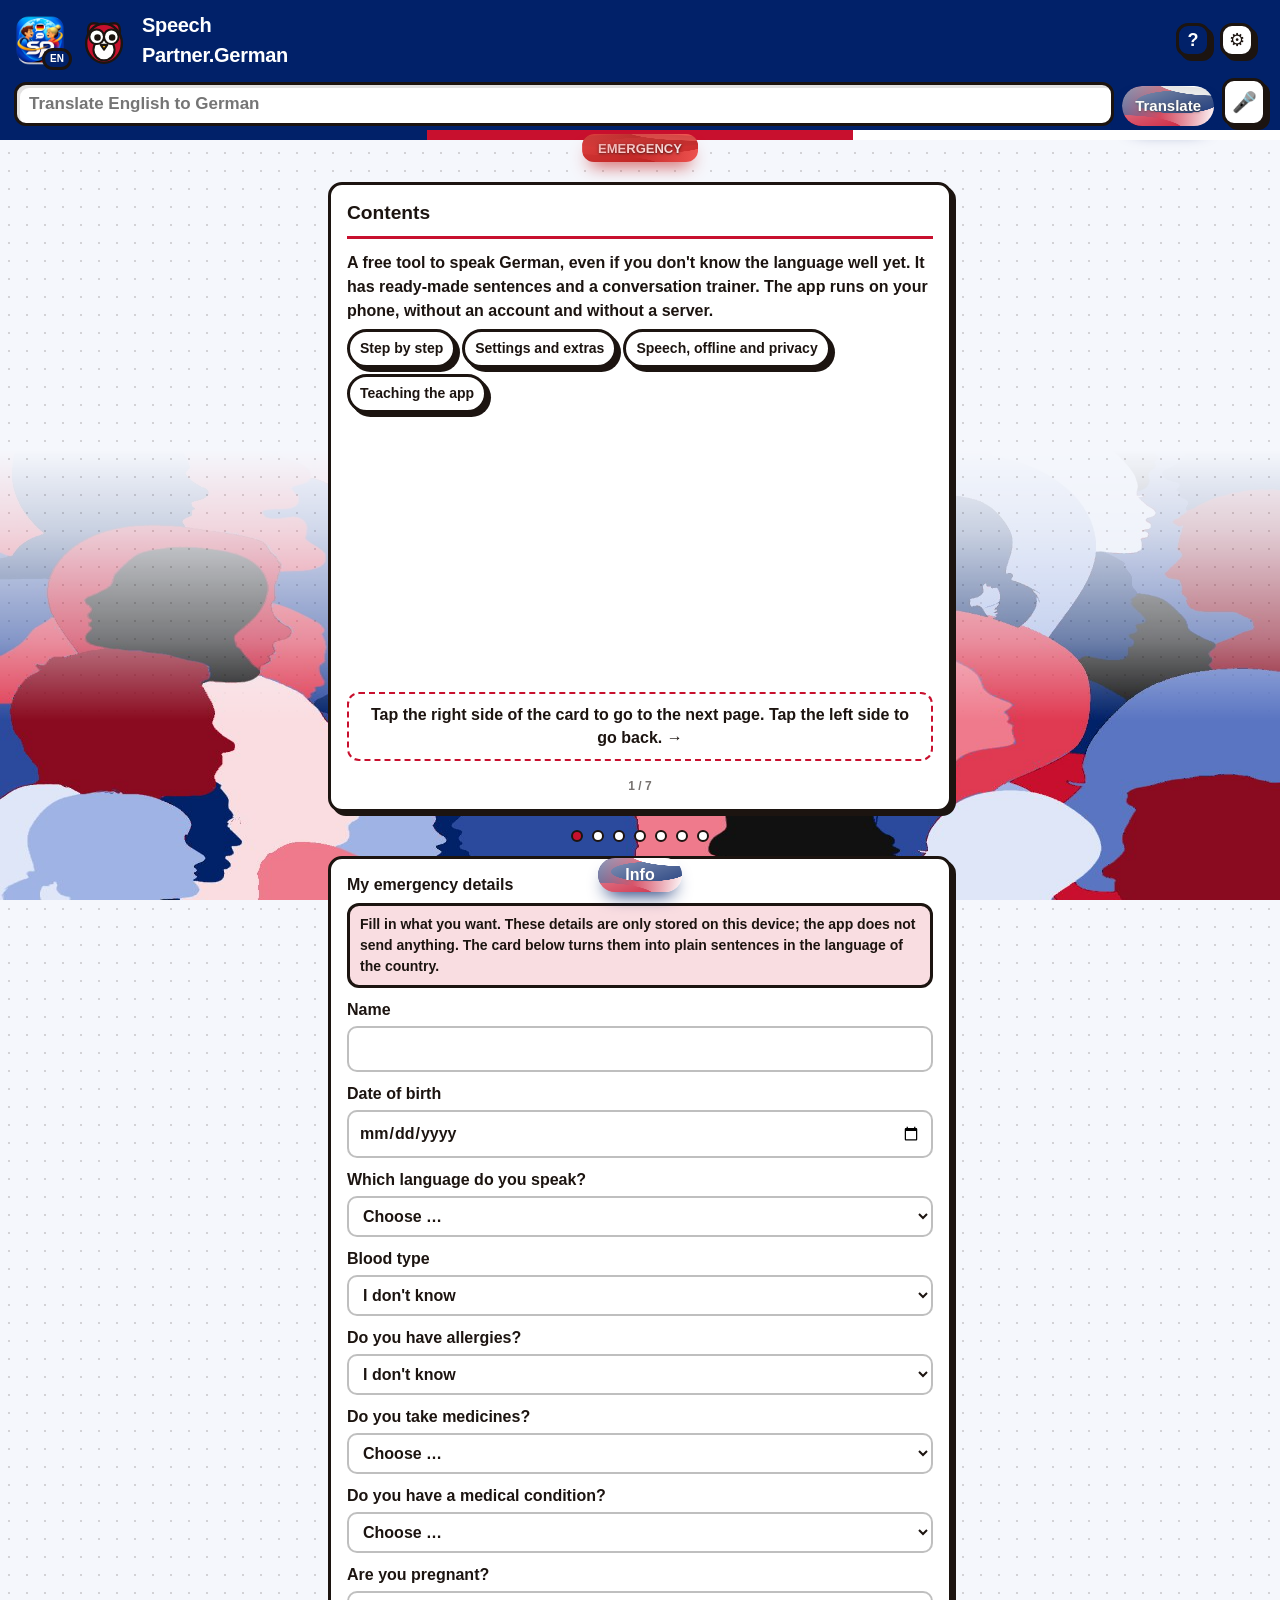
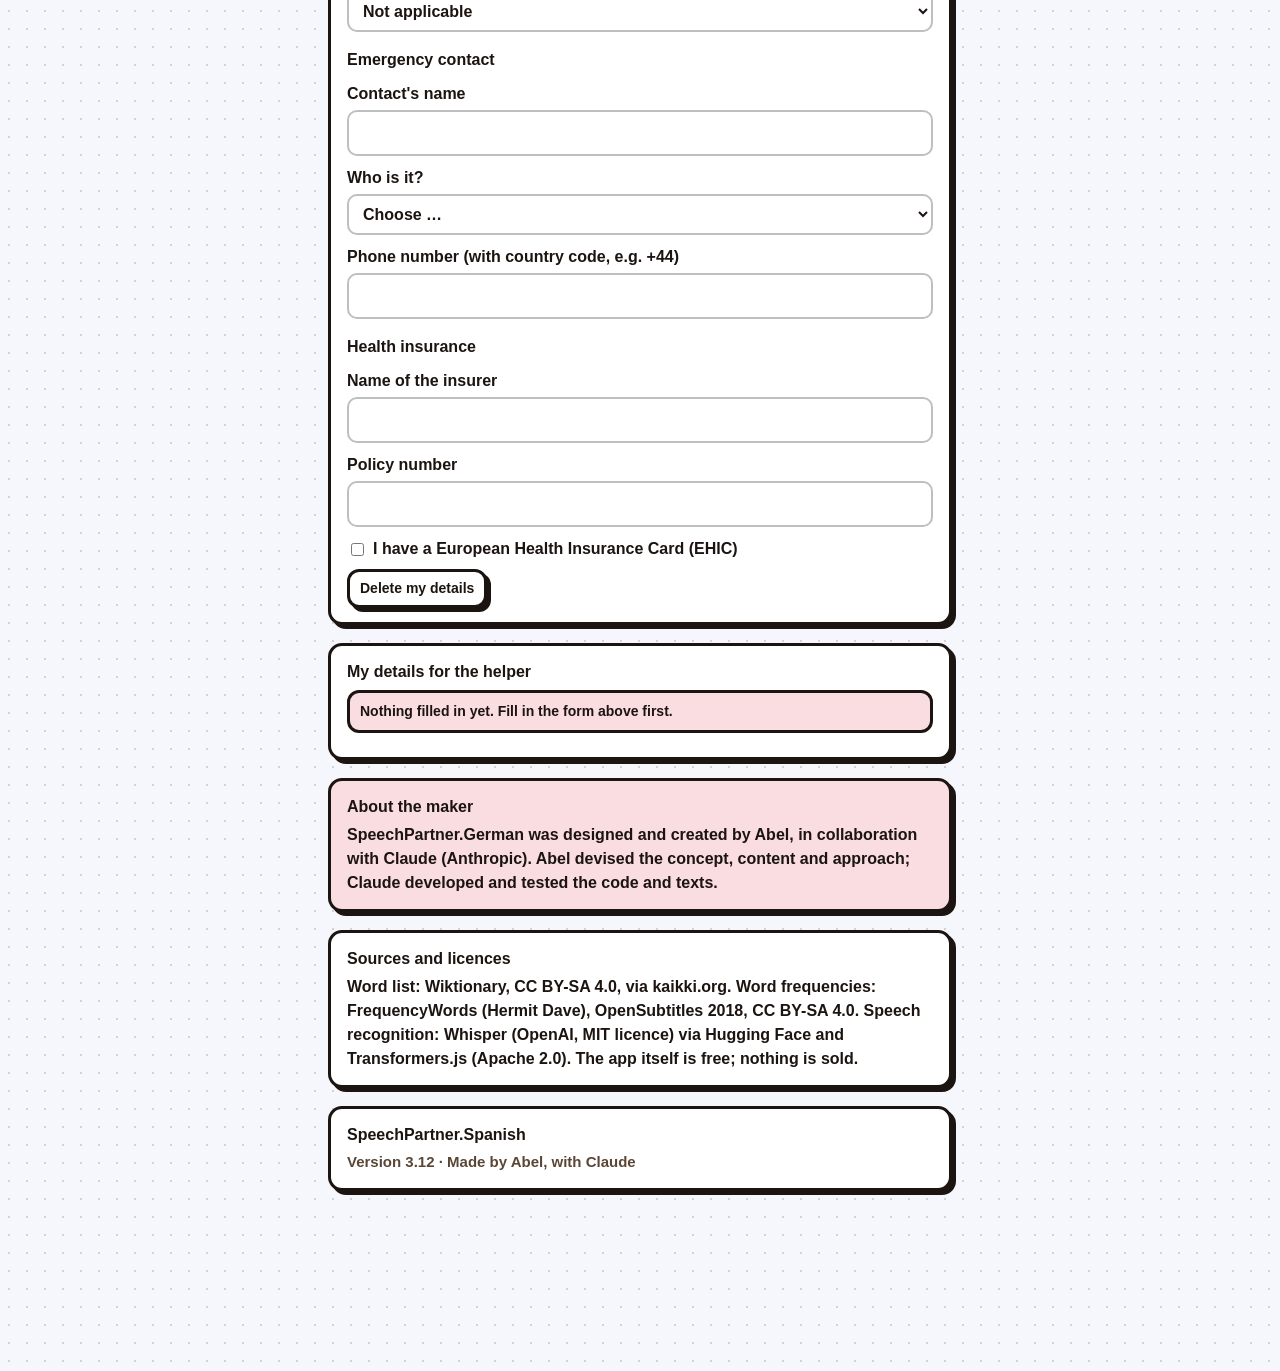
<file: index.html>
<!DOCTYPE html>
<html lang="nl">
<head>
<meta charset="utf-8">
<meta name="viewport" content="width=device-width, initial-scale=1, minimum-scale=1, viewport-fit=cover">
<title>SpeechPartner.German</title>
<meta name="description" content="SpeechPartner.German: zinnen, vertaling en oefening voor beginners.">
<meta name="theme-color" content="#c2410c">
<meta name="apple-mobile-web-app-capable" content="yes">
<meta name="apple-mobile-web-app-status-bar-style" content="default">
<meta name="apple-mobile-web-app-title" content="SpeechPartner.German">
<link rel="manifest" href="manifest.webmanifest">
<link rel="icon" type="image/png" sizes="192x192" href="icons/icon-192.png">
<link rel="apple-touch-icon" sizes="180x180" href="icons/apple-touch-icon.png">
<link rel="stylesheet" href="css/app.css">
<link rel="stylesheet" href="css/speels.css">
</head>
<body class="speels">
<div id="bgBand" aria-hidden="true"></div>
<header class="top">
  <div class="brand">
    <button id="logo" class="logo" type="button" aria-label="Taal" aria-haspopup="true" aria-expanded="false"></button>
    <div id="langMenu" class="langmenu" hidden></div>
    <h1 data-i18n="SpeechPartner.German">SpeechPartner.German</h1>
    <button id="infoBtn" class="iconbtn" type="button" aria-label="Info" data-i18n-aria="Info">?</button>
    <button id="setBtn" class="iconbtn" type="button" aria-label="Instellingen" data-i18n-aria="Instellingen">⚙</button>
  </div>
  <div class="transbar">
    <input id="vtxt" type="text" autocomplete="off" autocapitalize="sentences" data-ph="Vertaal Nederlands naar Spaans" aria-label="Vertaal">
    <button id="vbtn" class="btn primary" type="button" data-i18n="Vertaal">Vertaal</button>
    <button id="mbtn" class="btn mic" type="button" aria-label="Mic">🎤</button>
  </div>
  <div id="transOut" class="transout" hidden></div>
  <div id="settings" class="settings" aria-hidden="true">
    <div class="setrow">
      <label><span data-i18n="Taal">Taal</span>
        <select id="langSel">
          <option value="nl">Nederlands</option>
          <option value="en">English</option>
          <option value="de">Deutsch</option>
          <option value="fr">Français</option>
        </select>
      </label>
      <label><span data-i18n="Thema">Thema</span>
        <select id="themeSel">
          <option value="standaard" data-i18n="Standaard">Standaard</option>
          <option value="systeem" data-i18n="Systeem (donker als je telefoon dat is)">Systeem (donker als je telefoon dat is)</option>
          <option value="cafe" data-i18n="Café">Café</option>
          <option value="ijs" data-i18n="IJs">IJs</option>
          <option value="jungle" data-i18n="Jungle">Jungle</option>
          <option value="ruimte" data-i18n="Ruimte">Ruimte</option>
        </select>
      </label>
    </div>
    <div class="setrow">
      <label class="grow"><span data-i18n="Gesprekspartner">Gesprekspartner</span>
        <select id="genSel">
          <option value="auto" data-i18n="Automatisch (uit de zin)">Automatisch (uit de zin)</option>
          <option value="neutraal" data-i18n="Neutraal (o/a)">Neutraal (o/a)</option>
          <option value="hij" data-i18n="Man (hij)">Man (hij)</option>
          <option value="zij" data-i18n="Vrouw (zij)">Vrouw (zij)</option>
        </select>
      </label>
    </div>
    <div class="setrow">
      <label class="grow"><span data-i18n="Mijn geslacht">Mijn geslacht</span>
        <select id="ownGenSel">
          <option value="m" data-i18n="Man (Estoy cansado)">Man (Estoy cansado)</option>
          <option value="f" data-i18n="Vrouw (Estoy cansada)">Vrouw (Estoy cansada)</option>
        </select>
      </label>
    </div>
    <div class="setrow">
      <label class="grow"><span data-i18n="Snelheid van voorlezen">Snelheid van voorlezen</span>
        <span class="speedwrap"><input id="rate" type="range" min="0.5" max="1.2" step="0.1" value="0.9"><b id="rateVal">0.9</b>x</span>
      </label>
    </div>
    <div class="setrow">
      <label class="grow"><span data-i18n="Stem van voorlezen">Stem van voorlezen</span>
        <select id="voiceSel"></select>
      </label>
    </div>
    <div class="setrow">
      <label class="grow chk"><input id="piperOk" type="checkbox"> <span data-i18n="Natuurlijke stem gebruiken (eenmalige download van ongeveer 60 MB bij Hugging Face)">Natuurlijke stem gebruiken (eenmalige download van ongeveer 60 MB bij Hugging Face)</span></label>
      <p id="piperStatus" class="note" role="status" aria-live="polite" hidden></p>
    </div>
    <div class="setrow">
      <button id="exportData" class="btn" type="button" data-i18n="Exporteer mijn gegevens">Exporteer mijn gegevens</button>
      <button id="wipeAll" class="btn" type="button" data-i18n="Wis alle gegevens">Wis alle gegevens</button>
    </div>
    <div class="setrow">
      <button id="resetUnd" class="btn" type="button" data-i18n="Begrepen items resetten">Begrepen items resetten</button>
      <button id="resetProg" class="btn" type="button" data-i18n="Voortgang resetten">Voortgang resetten</button>
      <p class="note" data-i18n="Woordenlijst: Wiktionary, CC BY-SA 4.0, via kaikki.org">Woordenlijst: Wiktionary, CC BY-SA 4.0, via kaikki.org</p>
    </div>
  </div>
</header>

<main id="view"></main>

<nav id="nav" class="bottomnav" aria-label="Hoofdmenu"></nav>
<div id="dock" class="dock" aria-label="Vaste tabbladen"></div>

<script src="js/doel.js"></script>
<script src="js/doeltaal.js"></script>
<script src="js/i18n-es.js"></script>
<script src="js/i18n.js"></script>
<script src="js/content.js"></script>
<script src="js/regels-doel.js"></script>
<script src="js/grammatica-doel.js"></script>
<script src="js/omzet.js"></script>
<script src="js/dict-wiki.js"></script>
<script src="js/dict-extra.js"></script>
<script src="js/dict-pdf.js"></script>
<script src="js/dict-pdf-nl.js"></script>
<script src="js/dict-pdf-en.js"></script>
<script src="js/dict-pdf-de.js"></script>
<script src="js/dict-pdf-fr.js"></script>
<script src="js/basis.js"></script>
<script src="js/grammatica.js"></script>
<script src="js/nl-direct-pairs.js"></script>
<script src="js/extra-pairs.js"></script>
<script src="js/dict.js"></script>
<script src="js/nl-es.js"></script>
<script src="js/es-nl.js"></script>
<script src="js/zin-lex.js"></script>
<script src="js/zin-gender.js"></script>
<script src="js/nl-en-pairs.js"></script>
<script src="js/de-en-pairs.js"></script>
<script src="js/fr-en-pairs.js"></script>
<script src="js/woordenboek-doel.js"></script>
<script src="js/woorden-alledaags.js"></script>
<script src="js/namen.js"></script>
<script src="js/zin-core.js"></script>
<script src="js/zin-out.js"></script>
<script src="js/zin-in.js"></script>
<script src="js/situaties.js"></script>
<script src="js/sit.js"></script>
  <script src="js/sit-ww.js"></script>
<script src="js/uitspraak.js"></script>
<script src="js/uitspraak-doel.js"></script>
<script src="js/klank.js"></script>
<script src="js/betekenis.js"></script>
<script src="js/nood.js"></script>
<script src="js/woordscore.js"></script>
<script src="js/achtergrond.js"></script>
<script src="js/quizbank.js"></script>
<script src="js/vendor/piper/piper-bundle.js"></script>
<script src="js/piper-tts.js"></script>
<script src="js/spraak-schoon.js"></script>
<script src="js/zin-herstel.js"></script>
<script src="js/zinnen.js"></script>
<script src="js/woord-herstel.js"></script>
<script src="js/woorden.js"></script>
<script src="js/valse-vrienden.js"></script>
<script src="js/dubbelzinnig.js"></script>
<script src="js/app.js"></script>
<script src="js/speels.js"></script>
</body>
</html>
</file>
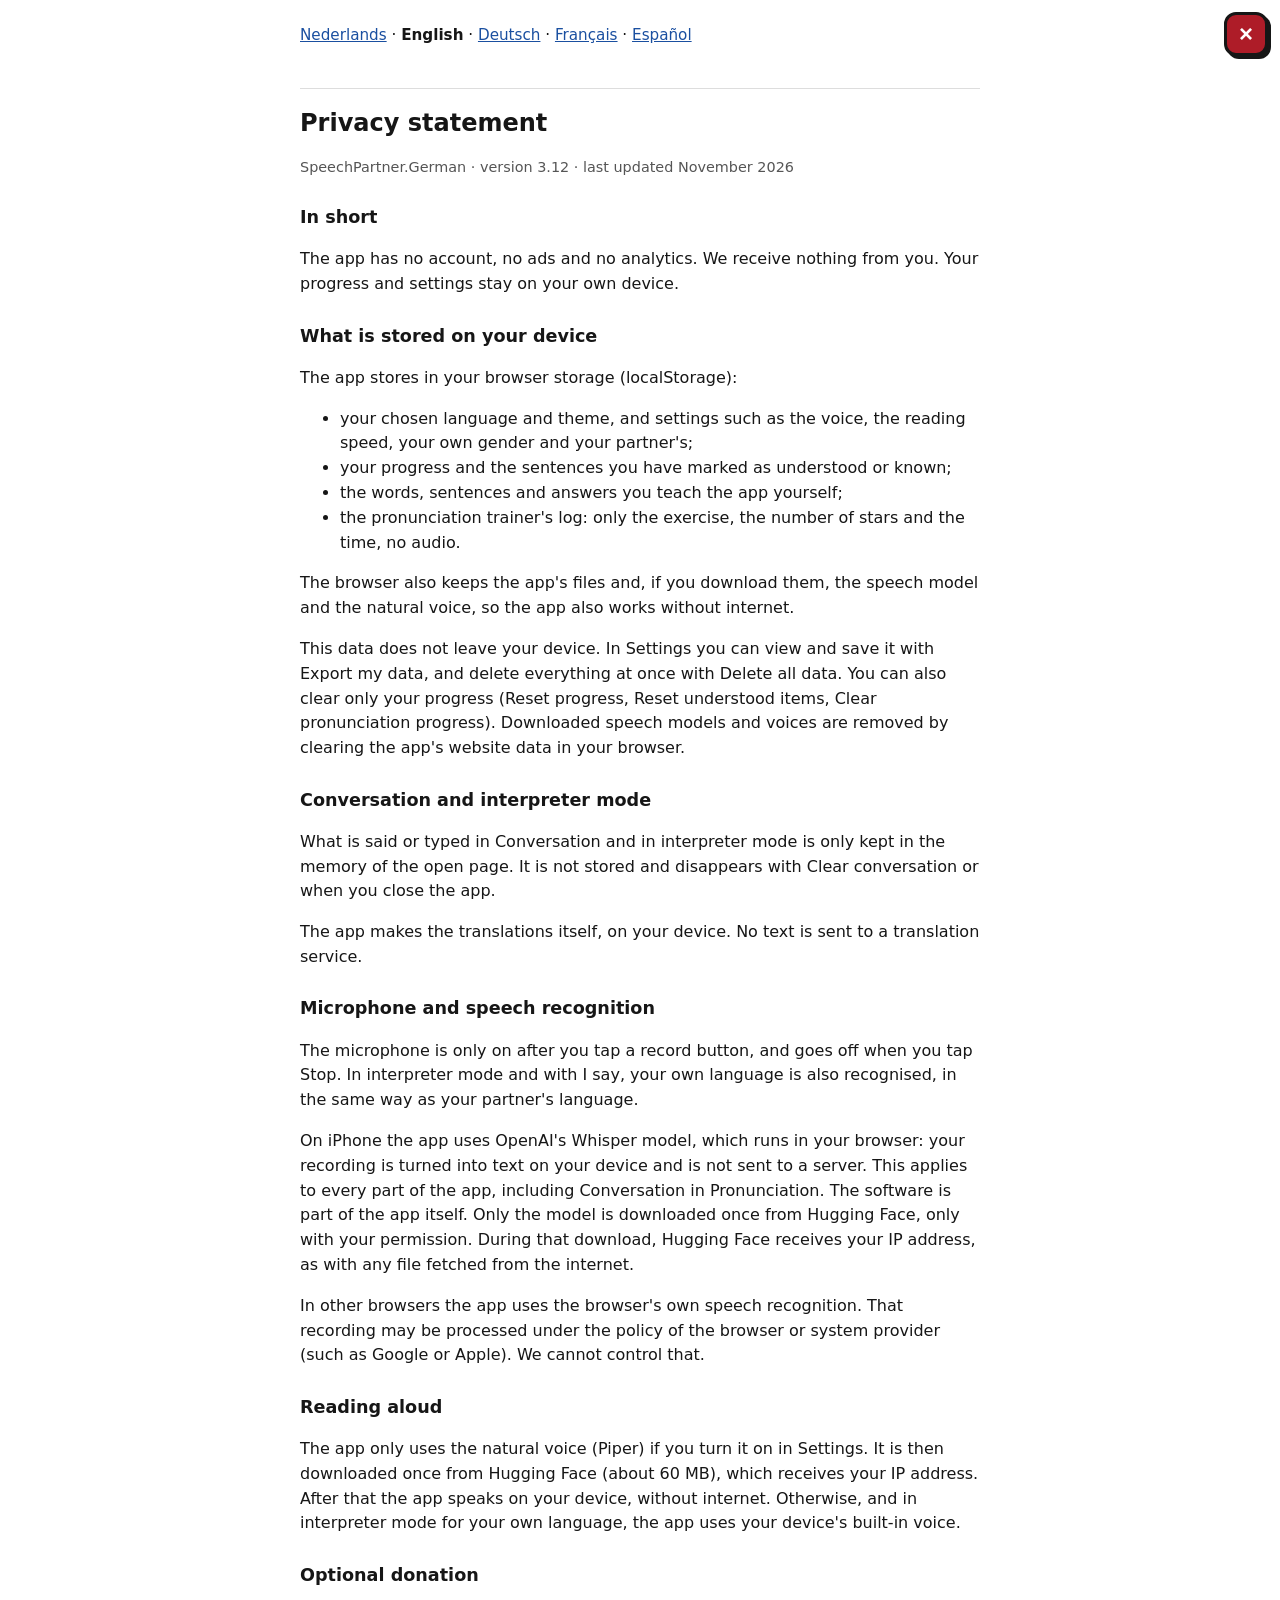
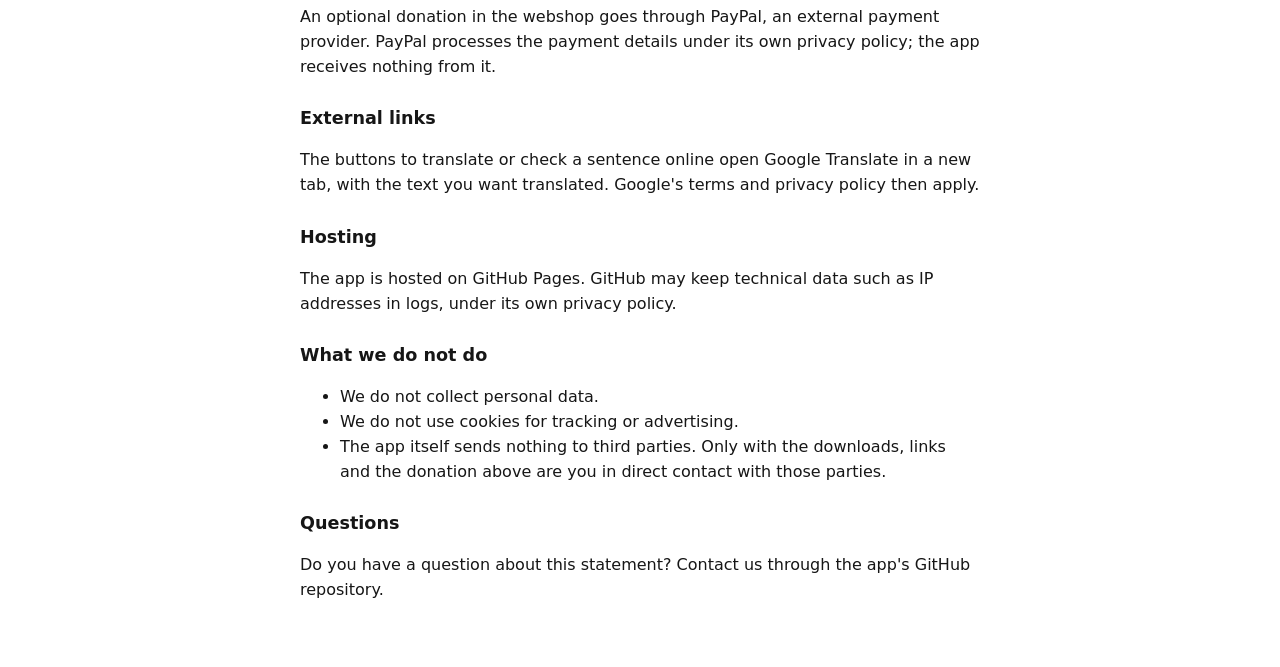
<file: privacy.html>
<!DOCTYPE html>
<html lang="nl">
<head>
<meta charset="utf-8">
<meta name="viewport" content="width=device-width, initial-scale=1">
<title>Privacy · SpeechPartner.German</title>
<style>
  body { font-family: system-ui, -apple-system, Segoe UI, sans-serif; max-width: 680px; margin: 0 auto; padding: 24px 18px 48px; line-height: 1.55; color: #161616; background: #fff; }
  h1 { font-size: 1.5rem; margin: 0 56px .2rem 0; }
  h2 { font-size: 1.1rem; margin-top: 1.6rem; }
  .small { color: #555; font-size: .9rem; }
  .talen { font-size: .95rem; margin: 0 56px 1.2rem 0; }
  .talen a.nu { font-weight: 700; color: #161616; text-decoration: none; }
  .taal + .taal { border-top: 1px solid #ddd; margin-top: 2.5rem; padding-top: 1rem; }
  .verberg { display: none; }
  a { color: #1a4fa0; }
</style>
</head>
<body>
<button id="closeBtn" type="button" aria-label="Sluiten" style="position:fixed;top:12px;right:12px;width:44px;height:44px;border-radius:12px;border:3px solid #161616;background:#AE1C28;color:#fff;font-size:24px;font-weight:900;box-shadow:3px 3px 0 #161616;cursor:pointer;z-index:10">&times;</button>
<script>document.getElementById("closeBtn").onclick=function(){if(history.length>1){history.back();}else{location.href="./";}};</script>
<nav class="talen"><a href="#nl" data-l="nl">Nederlands</a> · <a href="#en" data-l="en">English</a> · <a href="#de" data-l="de">Deutsch</a> · <a href="#fr" data-l="fr">Français</a> · <a href="#es" data-l="es">Español</a></nav>
<section class="taal" id="nl" lang="nl">
<h1>Privacyverklaring</h1>
<p class="small">SpeechPartner.German · versie 3.12 · laatst bijgewerkt november 2026</p>
<h2>Kort samengevat</h2>
<p>De app heeft geen account, geen advertenties en geen analytics. Wij ontvangen niets van jou. Je voortgang en instellingen blijven op je eigen toestel.</p>
<h2>Wat er op je toestel wordt opgeslagen</h2>
<p>De app bewaart in de opslag van je browser (localStorage):</p>
<ul><li>je gekozen taal en thema, en je instellingen zoals de stem, de voorleessnelheid, je eigen geslacht en dat van je gesprekspartner;</li><li>je voortgang en de zinnen die je als begrepen of gekend hebt aangemerkt;</li><li>de woorden, zinnen en antwoorden die je de app zelf aanleert;</li><li>het logboek van de uitspraaktrainer: alleen de oefening, het aantal sterren en het tijdstip, geen geluid.</li></ul>
<p>Daarnaast bewaart de browser de bestanden van de app, en als je die downloadt het spraakmodel en de natuurlijke stem, zodat de app ook zonder internet werkt.</p>
<p>Deze gegevens verlaten je toestel niet. Bij Instellingen kun je ze bekijken en bewaren met Exporteer mijn gegevens, en alles in één keer wissen met Wis alle gegevens. Je kunt ook alleen je voortgang wissen (Voortgang resetten, Begrepen items resetten, Wis voortgang uitspraak). Gedownloade spraakmodellen en stemmen verwijder je door de websitegegevens van de app in je browser te wissen.</p>
<h2>Gesprek en tolkmodus</h2>
<p>Wat er in Gesprek en in de tolkmodus gezegd of getypt wordt, staat alleen in het geheugen van de geopende pagina. Het wordt niet opgeslagen en verdwijnt met Wis gesprek of als je de app sluit.</p>
<p>De vertalingen maakt de app zelf, op je toestel. Er gaat geen tekst naar een vertaaldienst.</p>
<h2>Microfoon en spraakherkenning</h2>
<p>De microfoon staat alleen aan nadat je op een opneemknop tikt, en gaat uit als je op Stop tikt. In de tolkmodus en bij Ik zeg wordt ook jouw eigen taal herkend, op dezelfde manier als de taal van je gesprekspartner.</p>
<p>Op de iPhone gebruikt de app het Whisper-model van OpenAI. Dit model draait in je browser: je opname wordt op je toestel omgezet in tekst en wordt niet naar een server gestuurd. Dat geldt voor alle onderdelen, ook voor Gesprek bij Uitspraak. De software zit in de app zelf. Alleen het model wordt één keer gedownload van Hugging Face, alleen met jouw toestemming. Daarbij ontvangt Hugging Face je IP-adres, zoals bij elk bestand dat van internet wordt gehaald.</p>
<p>In andere browsers gebruikt de app de spraakherkenning van de browser zelf. Die opname kan volgens het beleid van de browser- of systeemaanbieder (zoals Google of Apple) worden verwerkt. Dat is niet in onze hand.</p>
<h2>Voorlezen</h2>
<p>De natuurlijke stem (Piper) gebruikt de app alleen als je die aanzet bij Instellingen. Dan wordt hij één keer gedownload van Hugging Face (ongeveer 60 MB), dat daarbij je IP-adres ontvangt. Daarna spreekt de app op je toestel, zonder internet. Anders, en in de tolkmodus voor jouw eigen taal, gebruikt de app de ingebouwde stem van je toestel.</p>
<h2>Vrijwillige donatie</h2>
<p>Een vrijwillige donatie in de webshop loopt via PayPal, een externe betaaldienst. PayPal verwerkt de betaalgegevens volgens het eigen privacybeleid; de app ontvangt daar niets van.</p>
<h2>Externe links</h2>
<p>De knoppen om een zin online te laten vertalen of te controleren openen Google Translate in een nieuw tabblad, met de tekst die je wilt vertalen. Dan gelden de voorwaarden en het privacybeleid van Google.</p>
<h2>Hosting</h2>
<p>De app wordt gehost op GitHub Pages. GitHub kan technische gegevens zoals IP-adressen in logboeken bewaren volgens het eigen privacybeleid van GitHub.</p>
<h2>Wat we niet doen</h2>
<ul><li>We verzamelen geen persoonsgegevens.</li><li>We gebruiken geen cookies voor volgen of advertenties.</li><li>De app stuurt zelf niets naar derden. Alleen bij de downloads, links en de donatie hierboven heb je rechtstreeks contact met die partijen.</li></ul>
<h2>Vragen</h2>
<p>Heb je een vraag over deze verklaring? Neem contact op via de GitHub-repository van de app.</p>
</section>

<section class="taal" id="en" lang="en">
<h1>Privacy statement</h1>
<p class="small">SpeechPartner.German · version 3.12 · last updated November 2026</p>
<h2>In short</h2>
<p>The app has no account, no ads and no analytics. We receive nothing from you. Your progress and settings stay on your own device.</p>
<h2>What is stored on your device</h2>
<p>The app stores in your browser storage (localStorage):</p>
<ul><li>your chosen language and theme, and settings such as the voice, the reading speed, your own gender and your partner's;</li><li>your progress and the sentences you have marked as understood or known;</li><li>the words, sentences and answers you teach the app yourself;</li><li>the pronunciation trainer's log: only the exercise, the number of stars and the time, no audio.</li></ul>
<p>The browser also keeps the app's files and, if you download them, the speech model and the natural voice, so the app also works without internet.</p>
<p>This data does not leave your device. In Settings you can view and save it with Export my data, and delete everything at once with Delete all data. You can also clear only your progress (Reset progress, Reset understood items, Clear pronunciation progress). Downloaded speech models and voices are removed by clearing the app's website data in your browser.</p>
<h2>Conversation and interpreter mode</h2>
<p>What is said or typed in Conversation and in interpreter mode is only kept in the memory of the open page. It is not stored and disappears with Clear conversation or when you close the app.</p>
<p>The app makes the translations itself, on your device. No text is sent to a translation service.</p>
<h2>Microphone and speech recognition</h2>
<p>The microphone is only on after you tap a record button, and goes off when you tap Stop. In interpreter mode and with I say, your own language is also recognised, in the same way as your partner's language.</p>
<p>On iPhone the app uses OpenAI's Whisper model, which runs in your browser: your recording is turned into text on your device and is not sent to a server. This applies to every part of the app, including Conversation in Pronunciation. The software is part of the app itself. Only the model is downloaded once from Hugging Face, only with your permission. During that download, Hugging Face receives your IP address, as with any file fetched from the internet.</p>
<p>In other browsers the app uses the browser's own speech recognition. That recording may be processed under the policy of the browser or system provider (such as Google or Apple). We cannot control that.</p>
<h2>Reading aloud</h2>
<p>The app only uses the natural voice (Piper) if you turn it on in Settings. It is then downloaded once from Hugging Face (about 60 MB), which receives your IP address. After that the app speaks on your device, without internet. Otherwise, and in interpreter mode for your own language, the app uses your device's built-in voice.</p>
<h2>Optional donation</h2>
<p>An optional donation in the webshop goes through PayPal, an external payment provider. PayPal processes the payment details under its own privacy policy; the app receives nothing from it.</p>
<h2>External links</h2>
<p>The buttons to translate or check a sentence online open Google Translate in a new tab, with the text you want translated. Google's terms and privacy policy then apply.</p>
<h2>Hosting</h2>
<p>The app is hosted on GitHub Pages. GitHub may keep technical data such as IP addresses in logs, under its own privacy policy.</p>
<h2>What we do not do</h2>
<ul><li>We do not collect personal data.</li><li>We do not use cookies for tracking or advertising.</li><li>The app itself sends nothing to third parties. Only with the downloads, links and the donation above are you in direct contact with those parties.</li></ul>
<h2>Questions</h2>
<p>Do you have a question about this statement? Contact us through the app's GitHub repository.</p>
</section>

<section class="taal" id="de" lang="de">
<h1>Datenschutzerklärung</h1>
<p class="small">SpeechPartner.German · Version 3.12 · zuletzt aktualisiert im November 2026</p>
<h2>Kurz gesagt</h2>
<p>Die App hat kein Konto, keine Werbung und keine Analyse. Wir erhalten nichts von dir. Dein Fortschritt und deine Einstellungen bleiben auf deinem eigenen Gerät.</p>
<h2>Was auf deinem Gerät gespeichert wird</h2>
<p>Die App speichert im Speicher deines Browsers (localStorage):</p>
<ul><li>deine gewählte Sprache und dein Design sowie Einstellungen wie die Stimme, die Vorlesegeschwindigkeit, dein eigenes Geschlecht und das deines Gesprächspartners;</li><li>deinen Fortschritt und die Sätze, die du als verstanden oder gekonnt markiert hast;</li><li>die Wörter, Sätze und Antworten, die du der App selbst beibringst;</li><li>das Protokoll des Aussprachetrainers: nur die Übung, die Anzahl der Sterne und die Uhrzeit, kein Ton.</li></ul>
<p>Außerdem speichert der Browser die Dateien der App und, wenn du sie herunterlädst, das Sprachmodell und die natürliche Stimme, damit die App auch ohne Internet funktioniert.</p>
<p>Diese Daten verlassen dein Gerät nicht. In den Einstellungen kannst du sie mit Meine Daten exportieren ansehen und speichern und mit Alle Daten löschen auf einmal löschen. Du kannst auch nur deinen Fortschritt löschen (Fortschritt zurücksetzen, Verstandene zurücksetzen, Aussprache-Fortschritt löschen). Heruntergeladene Sprachmodelle und Stimmen entfernst du, indem du die Websitedaten der App in deinem Browser löschst.</p>
<h2>Gespräch und Dolmetschmodus</h2>
<p>Was im Gespräch und im Dolmetschmodus gesagt oder getippt wird, steht nur im Speicher der geöffneten Seite. Es wird nicht gespeichert und verschwindet mit Gespräch leeren oder wenn du die App schließt.</p>
<p>Die Übersetzungen macht die App selbst, auf deinem Gerät. Es wird kein Text an einen Übersetzungsdienst gesendet.</p>
<h2>Mikrofon und Spracherkennung</h2>
<p>Das Mikrofon ist nur an, nachdem du auf einen Aufnahmeknopf tippst, und geht aus, wenn du auf Stopp tippst. Im Dolmetschmodus und bei Ich sage wird auch deine eigene Sprache erkannt, genauso wie die Sprache deines Gesprächspartners.</p>
<p>Auf dem iPhone nutzt die App das Whisper-Modell von OpenAI. Dieses Modell läuft in deinem Browser: Deine Aufnahme wird auf deinem Gerät in Text umgewandelt und nicht an einen Server gesendet. Das gilt für alle Teile, auch für Gespräch bei Aussprache. Die Software ist Teil der App. Nur das Modell wird einmal von Hugging Face heruntergeladen, nur mit deiner Zustimmung. Dabei erhält Hugging Face deine IP-Adresse, wie bei jeder Datei aus dem Internet.</p>
<p>In anderen Browsern nutzt die App die Spracherkennung des Browsers selbst. Diese Aufnahme kann nach den Richtlinien des Browser- oder Systemanbieters (zum Beispiel Google oder Apple) verarbeitet werden. Darauf haben wir keinen Einfluss.</p>
<h2>Vorlesen</h2>
<p>Die natürliche Stimme (Piper) nutzt die App nur, wenn du sie in den Einstellungen einschaltest. Dann wird sie einmal von Hugging Face heruntergeladen (etwa 60 MB), das dabei deine IP-Adresse erhält. Danach spricht die App auf deinem Gerät, ohne Internet. Sonst, und im Dolmetschmodus für deine eigene Sprache, nutzt die App die eingebaute Stimme deines Geräts.</p>
<h2>Freiwillige Spende</h2>
<p>Eine freiwillige Spende im Webshop läuft über PayPal, einen externen Zahlungsdienst. PayPal verarbeitet die Zahlungsdaten nach eigenen Datenschutzrichtlinien; die App erhält davon nichts.</p>
<h2>Externe Links</h2>
<p>Die Knöpfe, um einen Satz online übersetzen oder prüfen zu lassen, öffnen Google Übersetzer in einem neuen Tab, mit dem Text, den du übersetzen willst. Dann gelten die Bedingungen und die Datenschutzerklärung von Google.</p>
<h2>Hosting</h2>
<p>Die App wird auf GitHub Pages gehostet. GitHub kann technische Daten wie IP-Adressen nach eigenen Datenschutzrichtlinien in Protokollen speichern.</p>
<h2>Was wir nicht tun</h2>
<ul><li>Wir sammeln keine personenbezogenen Daten.</li><li>Wir verwenden keine Cookies für Tracking oder Werbung.</li><li>Die App selbst sendet nichts an Dritte. Nur bei den oben genannten Downloads, Links und der Spende hast du direkten Kontakt mit diesen Anbietern.</li></ul>
<h2>Fragen</h2>
<p>Hast du eine Frage zu dieser Erklärung? Melde dich über das GitHub-Repository der App.</p>
</section>

<section class="taal" id="fr" lang="fr">
<h1>Déclaration de confidentialité</h1>
<p class="small">SpeechPartner.German · version 3.12 · mise à jour en novembre 2026</p>
<h2>En bref</h2>
<p>L'application n'a pas de compte, pas de publicité et pas d'analyse. Nous ne recevons rien de toi. Ta progression et tes réglages restent sur ton propre appareil.</p>
<h2>Ce qui est enregistré sur ton appareil</h2>
<p>L'application enregistre dans le stockage de ton navigateur (localStorage) :</p>
<ul><li>la langue et le thème choisis, et des réglages comme la voix, la vitesse de lecture, ton genre et celui de ton interlocuteur ;</li><li>ta progression et les phrases que tu as marquées comme comprises ou connues ;</li><li>les mots, phrases et réponses que tu apprends toi-même à l'application ;</li><li>le journal de l'entraîneur de prononciation : seulement l'exercice, le nombre d'étoiles et l'heure, aucun son.</li></ul>
<p>Le navigateur conserve aussi les fichiers de l'application et, si tu les télécharges, le modèle vocal et la voix naturelle, pour que l'application fonctionne aussi sans internet.</p>
<p>Ces données ne quittent pas ton appareil. Dans les Réglages, tu peux les consulter et les enregistrer avec Exporter mes données, et tout effacer d'un coup avec Effacer toutes les données. Tu peux aussi effacer seulement ta progression (Réinitialiser la progression, Réinitialiser les éléments compris, Effacer la progression de prononciation). Les modèles vocaux et les voix téléchargés s'effacent en supprimant les données du site de l'application dans ton navigateur.</p>
<h2>Conversation et mode interprète</h2>
<p>Ce qui est dit ou écrit dans Conversation et dans le mode interprète reste uniquement dans la mémoire de la page ouverte. Ce n'est pas enregistré et cela disparaît avec Effacer la conversation ou quand tu fermes l'application.</p>
<p>L'application fait les traductions elle-même, sur ton appareil. Aucun texte n'est envoyé à un service de traduction.</p>
<h2>Micro et reconnaissance vocale</h2>
<p>Le micro n'est allumé qu'après avoir touché un bouton d'enregistrement, et s'éteint quand tu touches Arrêter. Dans le mode interprète et avec Je dis, ta propre langue est aussi reconnue, de la même façon que la langue de ton interlocuteur.</p>
<p>Sur iPhone, l'application utilise le modèle Whisper d'OpenAI. Ce modèle fonctionne dans ton navigateur : ton enregistrement est transformé en texte sur ton appareil et n'est envoyé à aucun serveur. C'est le cas pour toutes les parties, y compris Conversation dans Prononciation. Le logiciel fait partie de l'application. Seul le modèle est téléchargé une seule fois depuis Hugging Face, uniquement avec ton accord. Lors de ce téléchargement, Hugging Face reçoit ton adresse IP, comme pour tout fichier venant d'internet.</p>
<p>Dans les autres navigateurs, l'application utilise la reconnaissance vocale du navigateur lui-même. Cet enregistrement peut être traité selon la politique du fournisseur du navigateur ou du système (comme Google ou Apple). Nous n'avons pas de contrôle là-dessus.</p>
<h2>Lecture à voix haute</h2>
<p>L'application n'utilise la voix naturelle (Piper) que si tu l'actives dans les Réglages. Elle est alors téléchargée une seule fois depuis Hugging Face (environ 60 Mo), qui reçoit ton adresse IP. Ensuite, l'application parle sur ton appareil, sans internet. Sinon, et dans le mode interprète pour ta propre langue, l'application utilise la voix intégrée de ton appareil.</p>
<h2>Don volontaire</h2>
<p>Un don volontaire dans la boutique passe par PayPal, un service de paiement externe. PayPal traite les données de paiement selon sa propre politique de confidentialité ; l'application n'en reçoit rien.</p>
<h2>Liens externes</h2>
<p>Les boutons pour traduire ou vérifier une phrase en ligne ouvrent Google Traduction dans un nouvel onglet, avec le texte à traduire. Les conditions et la politique de confidentialité de Google s'appliquent alors.</p>
<h2>Hébergement</h2>
<p>L'application est hébergée sur GitHub Pages. GitHub peut conserver des données techniques comme les adresses IP dans des journaux, selon sa propre politique de confidentialité.</p>
<h2>Ce que nous ne faisons pas</h2>
<ul><li>Nous ne collectons pas de données personnelles.</li><li>Nous n'utilisons pas de cookies de suivi ou de publicité.</li><li>L'application elle-même n'envoie rien à des tiers. Ce n'est qu'avec les téléchargements, les liens et le don ci-dessus que tu es en contact direct avec ces parties.</li></ul>
<h2>Questions</h2>
<p>Tu as une question sur cette déclaration ? Contacte-nous via le dépôt GitHub de l'application.</p>
</section>

<section class="taal" id="es" lang="es">
<h1>Declaración de privacidad</h1>
<p class="small">SpeechPartner.German · versión 3.12 · actualizada en noviembre de 2026</p>
<h2>En resumen</h2>
<p>La aplicación no tiene cuenta, ni anuncios, ni analítica. No recibimos nada de ti. Tu progreso y tus ajustes se quedan en tu propio dispositivo.</p>
<h2>Qué se guarda en tu dispositivo</h2>
<p>La aplicación guarda en el almacenamiento de tu navegador (localStorage):</p>
<ul><li>el idioma y el tema elegidos, y ajustes como la voz, la velocidad de lectura, tu género y el de tu interlocutor;</li><li>tu progreso y las frases que has marcado como entendidas o sabidas;</li><li>las palabras, frases y respuestas que tú mismo enseñas a la aplicación;</li><li>el registro del entrenador de pronunciación: solo el ejercicio, el número de estrellas y la hora, sin sonido.</li></ul>
<p>Además, el navegador guarda los archivos de la aplicación y, si los descargas, el modelo de voz y la voz natural, para que la aplicación funcione también sin internet.</p>
<p>Estos datos no salen de tu dispositivo. En Ajustes puedes verlos y guardarlos con Exportar mis datos, y borrarlo todo de una vez con Borrar todos los datos. También puedes borrar solo tu progreso (Restablecer el progreso, Restablecer lo entendido, Borrar el progreso de pronunciación). Los modelos de voz y las voces descargados se eliminan borrando los datos del sitio de la aplicación en tu navegador.</p>
<h2>Conversación y modo intérprete</h2>
<p>Lo que se dice o se escribe en Conversación y en el modo intérprete solo está en la memoria de la página abierta. No se guarda y desaparece con Borrar conversación o al cerrar la aplicación.</p>
<p>La aplicación hace las traducciones ella misma, en tu dispositivo. No se envía ningún texto a un servicio de traducción.</p>
<h2>Micrófono y reconocimiento de voz</h2>
<p>El micrófono solo se enciende después de tocar un botón de grabar, y se apaga cuando tocas Parar. En el modo intérprete y con Yo digo también se reconoce tu propio idioma, igual que el idioma de tu interlocutor.</p>
<p>En el iPhone, la aplicación usa el modelo Whisper de OpenAI. Este modelo funciona en tu navegador: tu grabación se convierte en texto en tu dispositivo y no se envía a ningún servidor. Esto vale para todas las partes, también para Conversación en Pronunciación. El software forma parte de la aplicación. Solo el modelo se descarga una vez de Hugging Face, solo con tu permiso. Durante esa descarga, Hugging Face recibe tu dirección IP, como con cualquier archivo de internet.</p>
<p>En otros navegadores, la aplicación usa el reconocimiento de voz del propio navegador. Esa grabación puede procesarse según la política del proveedor del navegador o del sistema (como Google o Apple). Eso no está en nuestras manos.</p>
<h2>Lectura en voz alta</h2>
<p>La aplicación solo usa la voz natural (Piper) si la activas en Ajustes. Entonces se descarga una sola vez de Hugging Face (unos 60 MB), que recibe tu dirección IP. Después, la aplicación habla en tu dispositivo, sin internet. Si no, y en el modo intérprete para tu propio idioma, la aplicación usa la voz integrada de tu dispositivo.</p>
<h2>Donación voluntaria</h2>
<p>Una donación voluntaria en la tienda pasa por PayPal, un servicio de pago externo. PayPal trata los datos de pago según su propia política de privacidad; la aplicación no recibe nada.</p>
<h2>Enlaces externos</h2>
<p>Los botones para traducir o comprobar una frase en línea abren Google Traductor en una pestaña nueva, con el texto que quieres traducir. Entonces se aplican las condiciones y la política de privacidad de Google.</p>
<h2>Alojamiento</h2>
<p>La aplicación está alojada en GitHub Pages. GitHub puede guardar datos técnicos como direcciones IP en registros, según su propia política de privacidad.</p>
<h2>Lo que no hacemos</h2>
<ul><li>No recopilamos datos personales.</li><li>No usamos cookies de seguimiento ni de publicidad.</li><li>La aplicación no envía nada a terceros. Solo con las descargas, los enlaces y la donación mencionados arriba tienes contacto directo con esas partes.</li></ul>
<h2>Preguntas</h2>
<p>¿Tienes una pregunta sobre esta declaración? Contacta con nosotros a través del repositorio de GitHub de la aplicación.</p>
</section>
<script>
// Toon de taal van de app (privacy.html#en) of van de browser; zonder script zijn alle talen zichtbaar.
(function () {
  var talen = ["nl","en","de","fr","es"], l = (location.hash || "").slice(1);
  if (talen.indexOf(l) < 0) { var b = (navigator.language || "nl").slice(0, 2).toLowerCase(); l = talen.indexOf(b) >= 0 ? b : talen[0]; }
  function toon(t) {
    talen.forEach(function (x) { var s = document.getElementById(x); if (s) s.classList.toggle("verberg", x !== t); });
    [].forEach.call(document.querySelectorAll(".talen a"), function (a) { a.classList.toggle("nu", a.getAttribute("data-l") === t); });
    document.documentElement.lang = t;
    var c = document.getElementById("closeBtn"); if (c) c.setAttribute("aria-label", { nl: "Sluiten", en: "Close", de: "Schließen", fr: "Fermer", es: "Cerrar" }[t] || "Sluiten");
  }
  [].forEach.call(document.querySelectorAll(".talen a"), function (a) { a.onclick = function (e) { e.preventDefault(); toon(a.getAttribute("data-l")); history.replaceState(null, "", "#" + a.getAttribute("data-l")); }; });
  toon(l);
})();
</script>
</body>
</html>
</file>
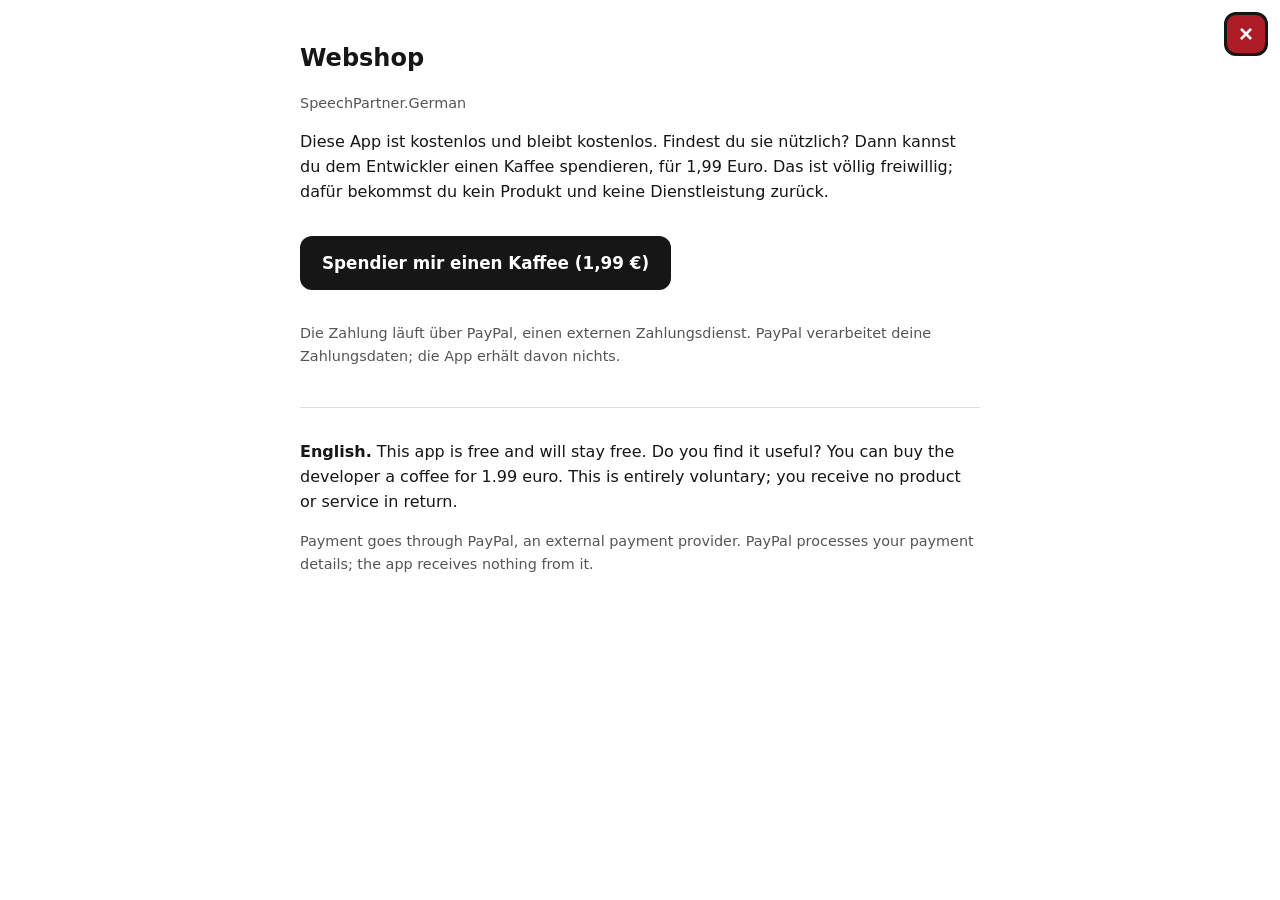
<file: webshop.html>
<!DOCTYPE html>
<html lang="de">
<head>
<meta charset="utf-8">
<meta name="viewport" content="width=device-width, initial-scale=1">
<title>Webshop · SpeechPartner.German</title>
<style>
  body { font-family: system-ui, -apple-system, Segoe UI, sans-serif; max-width: 680px; margin: 0 auto; padding: 24px 18px 48px; line-height: 1.55; color: #161616; background: #fff; }
  h1 { font-size: 1.5rem; margin-bottom: .2rem; }
  .small { color: #555; font-size: .9rem; }
  .en { border-top: 1px solid #ddd; margin-top: 2.5rem; padding-top: 1rem; }
  .koop { display: inline-block; margin: 1rem 0; padding: 14px 22px; border-radius: 12px; background: #161616; color: #fff; font-weight: 600; text-decoration: none; font-size: 1.05rem; }
  a { color: #1a4fa0; }
</style>
</head>
<body>
<button id="closeBtn" type="button" aria-label="Sluiten" style="position:fixed;top:12px;right:12px;width:44px;height:44px;border-radius:12px;border:3px solid #161616;background:#AE1C28;color:#fff;font-size:24px;font-weight:700;cursor:pointer;">×</button>
<script>document.getElementById("closeBtn").onclick=function(){if(history.length>1){history.back();}else{location.href="./";}};</script>

<h1>Webshop</h1>
<p class="small">SpeechPartner.German</p>

<p id="intro">Deze app is gratis en blijft gratis. Vind je hem nuttig? Dan kun je de ontwikkelaar een kop koffie aanbieden voor 1,99 euro. Dat is helemaal vrijwillig; je krijgt er geen product of dienst voor terug.</p>

<p><a class="koop" href="#" target="_blank" rel="noopener">Spendier mir einen Kaffee (1,99 €)</a></p>

<p class="small" id="betaal">De betaling loopt via PayPal, een externe betaaldienst. PayPal verwerkt je betaalgegevens; de app ontvangt daar niets van.</p>

<div class="en" id="en-blok">
<p><strong>English.</strong> This app is free and will stay free. Do you find it useful? You can buy the developer a coffee for 1.99 euro. This is entirely voluntary; you receive no product or service in return.</p>
<p class="small">Payment goes through PayPal, an external payment provider. PayPal processes your payment details; the app receives nothing from it.</p>
</div>

<script>
// Taal van de app (dezelfde instelling als in de app zelf); bij onbekend: de taal waarin deze pagina is gebouwd.
var WEBSHOP_TEKST = {
  nl: { sluit: "Sluiten", intro: "Deze app is gratis en blijft gratis. Vind je hem nuttig? Dan kun je de ontwikkelaar een kop koffie aanbieden voor 1,99 euro. Dat is helemaal vrijwillig; je krijgt er geen product of dienst voor terug.", betaal: "De betaling loopt via PayPal, een externe betaaldienst. PayPal verwerkt je betaalgegevens; de app ontvangt daar niets van." },
  en: { sluit: "Close", intro: "This app is free and will stay free. Do you find it useful? You can buy the developer a coffee for 1.99 euro. This is entirely voluntary; you receive no product or service in return.", betaal: "Payment goes through PayPal, an external payment provider. PayPal processes your payment details; the app receives nothing from it." },
  de: { sluit: "Schließen", intro: "Diese App ist kostenlos und bleibt kostenlos. Findest du sie nützlich? Dann kannst du dem Entwickler einen Kaffee spendieren, für 1,99 Euro. Das ist völlig freiwillig; dafür bekommst du kein Produkt und keine Dienstleistung zurück.", betaal: "Die Zahlung läuft über PayPal, einen externen Zahlungsdienst. PayPal verarbeitet deine Zahlungsdaten; die App erhält davon nichts." },
  fr: { sluit: "Fermer", intro: "Cette app est gratuite et le restera. Tu la trouves utile ? Tu peux offrir un café au développeur pour 1,99 €. C'est tout à fait facultatif ; tu ne reçois ni produit ni service en retour.", betaal: "Le paiement passe par PayPal, un prestataire de paiement externe. PayPal traite tes données de paiement ; l'app n'en reçoit rien." },
  es: { sluit: "Cerrar", intro: "Esta app es gratuita y seguirá siéndolo. ¿Te resulta útil? Puedes invitar al desarrollador a un café por 1,99 €. Es totalmente voluntario; no recibes ningún producto ni servicio a cambio.", betaal: "El pago se realiza a través de PayPal, un proveedor de pago externo. PayPal procesa tus datos de pago; la app no recibe nada de ellos." }
};
(function () {
  var lang = "de";
  var PFX = "spde_";
  try { var v = localStorage.getItem(PFX + "lang"); if (v) lang = JSON.parse(v); } catch (e) {}
  if (!WEBSHOP_TEKST[lang]) lang = "de";
  if (!WEBSHOP_TEKST[lang]) lang = "nl";
  var t = WEBSHOP_TEKST[lang];
  document.documentElement.lang = lang;
  document.getElementById("closeBtn").setAttribute("aria-label", t.sluit);
  document.getElementById("intro").textContent = t.intro;
  document.getElementById("betaal").textContent = t.betaal;
  // Het Engelse blok staat er voor de niet-Engelse talen onder; in het Engels zelf niet dubbel.
  if (lang === "en") document.getElementById("en-blok").style.display = "none";
})();
</script>
<script src="js/koffie.js"></script>
<script>document.querySelector("a.koop").href = KOFFIE_LINK;</script>
</body>
</html>
</file>
<file: css/app.css>
/* Gespreksgids Spaans: standaardthema en café-thema */
:root {
  --bg: #faf8f4; --card: #ffffff; --ink: #222222; --muted: #6b6b6b;
  --accent: #c2410c; --accent-ink: #ffffff; --ok: #15803d; --bad: #b91c1c;
  --line: #e7e2d9; --soft: #fff7ed; --soft-ink: #92400e; --font: system-ui, -apple-system, "Segoe UI", Roboto, sans-serif;
  --radius: 12px;
}
body.cafe {
  --bg: #f4ead9; --card: #fffaf0; --ink: #3b2a1e; --muted: #7a6553;
  --accent: #8b4a2b; --accent-ink: #fffaf0; --line: #dccab0; --soft: #f8ecd8; --soft-ink: #6b4423;
  --font: Georgia, "Times New Roman", serif;
}
* { box-sizing: border-box; }
html, body { margin: 0; }
body {
  font-family: var(--font); background: var(--bg); color: var(--ink);
  line-height: 1.5; -webkit-text-size-adjust: 100%;
  padding-bottom: calc(76px + env(safe-area-inset-bottom));
}
button, select, textarea, input { font: inherit; color: inherit; }
h1 { font-size: 18px; margin: 0; flex: 1; }
h2 { font-size: 15px; margin: 16px 0 8px; }

/* ---------- Koptekst met vertaalbalk (altijd zichtbaar) ---------- */
header.top {
  position: sticky; top: 0; z-index: 5; background: var(--card);
  border-bottom: 1px solid var(--line); padding: 10px 14px 10px;
  padding-top: calc(10px + env(safe-area-inset-top));
}
.brand { display: flex; align-items: center; gap: 10px; }
.logo svg { width: 52px; height: 52px; display: block; }
.logo-img { width: 52px; height: 52px; display: block; object-fit: contain; }
.iconbtn { border: 1px solid var(--line); background: var(--card); border-radius: 10px; width: 40px; height: 40px; font-size: 18px; cursor: pointer; }
.transbar { display: flex; gap: 8px; align-items: flex-end; margin-top: 8px; }
.transbar input {
  flex: 1; min-width: 0; height: 44px;
  border: 1px solid var(--line); border-radius: 10px; padding: 0 12px; font-size: 17px; background: var(--bg);
  text-overflow: ellipsis;
}
.transout {
  color: var(--ink);
  margin-top: 8px; max-height: 38vh; overflow: auto; border: 1px solid var(--line);
  border-radius: var(--radius); background: var(--card); padding: 10px 12px; position: relative;
}
.transout .close { position: absolute; top: 4px; right: 6px; border: none; background: none; font-size: 20px; cursor: pointer; color: var(--muted); }
.settings {
  margin-top: 0; max-height: 0; opacity: 0; overflow: hidden; padding: 0 12px; border: 0 solid var(--line);
  border-radius: var(--radius); background: var(--card);
  transition: max-height .3s ease, opacity .2s ease, margin-top .3s ease, padding .3s ease;
}
.settings.open { max-height: 78vh; overflow-y: auto; opacity: 1; margin-top: 8px; padding: 10px 12px; border-width: 1px; }
.shop-page { display: flex; flex-direction: column; align-items: center; text-align: center; gap: 14px; padding: 6px 4px 16px; }
.shop-cup { height: 230px; width: auto; max-width: 70%; object-fit: contain; }
.shop-page p { max-width: 420px; margin: 0; }
.shop-page .btn { display: inline-block; text-decoration: none; }
.logo { cursor: pointer; }
.setrow { display: flex; flex-wrap: wrap; gap: 10px; align-items: center; margin: 6px 0; }
.setrow label { display: flex; flex-direction: column; gap: 4px; font-size: 14px; color: var(--muted); flex: 1; min-width: 150px; }
.setrow label.grow { flex: 1 1 100%; }
.setrow select { padding: 8px; border-radius: 8px; border: 1px solid var(--line); background: var(--bg); font-size: 15px; }
.speedwrap { display: flex; align-items: center; gap: 8px; color: var(--ink); }
.speedwrap input { flex: 1; }

/* ---------- Hoofdinhoud ---------- */
main { padding: 12px 14px 20px; max-width: 720px; margin: 0 auto; }
.card {
  background: var(--card); border: 1px solid var(--line); border-radius: var(--radius);
  padding: 12px 14px; margin-bottom: 10px;
}
.card.big { text-align: center; padding: 22px 12px; min-height: 96px; }
.card.panel { border: 2px solid var(--accent); }
.es { font-size: 17px; font-weight: 600; line-height: 1.4; }
.card.big .es, .big-es { font-size: 24px; }
.nl { font-size: 14px; color: var(--muted); }
.hint { color: var(--muted); font-size: 14px; }
.row { display: flex; flex-wrap: wrap; gap: 8px; align-items: center; margin: 8px 0 0; }
.row.space { justify-content: space-between; }
.grow-cell { flex: 1; min-width: 0; }
.chips { display: flex; flex-wrap: wrap; gap: 6px; margin: 6px 0 10px; }
.note { font-size: 14px; color: var(--soft-ink); background: var(--soft); border: 1px solid var(--line); padding: 8px 10px; border-radius: 8px; margin: 6px 0 10px; }
.ok { color: var(--ok); font-weight: 600; }
.bad { color: var(--bad); font-weight: 600; }
.sec-title { font-weight: 600; margin: 0 0 4px; }
.explain { font-size: 14px; color: var(--muted); margin-top: 8px; }
.explain label { display: flex; align-items: center; gap: 6px; margin-top: 6px; cursor: pointer; }
.heard { font-family: ui-monospace, Menlo, monospace; background: var(--bg); padding: 6px 8px; border-radius: 8px; margin-top: 8px; font-size: 14px; }
.line { margin: 6px 0; }
.line-row { display: flex; gap: 8px; align-items: center; margin: 6px 0; }
.line-row .txt { flex: 1; min-width: 0; }
.blockcard { display: block; }

/* ---------- Knoppen ---------- */
.btn {
  border: 1px solid var(--line); background: var(--card); color: var(--ink);
  padding: 9px 13px; border-radius: 999px; cursor: pointer; font-size: 15px; min-height: 40px;
  -webkit-tap-highlight-color: transparent;
}
.btn.primary { background: var(--accent); border-color: var(--accent); color: var(--accent-ink); }
.btn.active { background: var(--ink); border-color: var(--ink); color: var(--bg); }
.btn.mic { border-radius: 10px; min-width: 44px; min-height: 44px; font-size: 20px; padding: 6px; }
.btn.mic.rec { background: var(--bad); border-color: var(--bad); color: #fff; animation: pulse 1.1s infinite; }
.btn:disabled { opacity: .45; cursor: default; }
.btn.small { padding: 6px 10px; min-height: 34px; font-size: 14px; }
.speak { flex-shrink: 0; width: 42px; height: 42px; border-radius: 50%; border: 1px solid var(--line); background: var(--card); cursor: pointer; font-size: 18px; }
@keyframes pulse { 0%,100% { opacity: 1; } 50% { opacity: .6; } }
textarea.big-input { width: 100%; min-height: 84px; font-size: 17px; padding: 10px; border-radius: 10px; border: 1px solid var(--line); background: var(--card); }

/* ---------- Onderste navigatie (één duim) ---------- */
nav.bottomnav {
  position: fixed; left: 0; right: 0; bottom: 0; z-index: 6;
  display: flex; gap: 6px; overflow-x: auto; -webkit-overflow-scrolling: touch;
  padding: 8px 10px calc(8px + env(safe-area-inset-bottom));
  background: var(--card); border-top: 1px solid var(--line);
  scrollbar-width: none;
}
nav.bottomnav::-webkit-scrollbar { display: none; }
nav.bottomnav .btn { flex-shrink: 0; font-size: 14px; }

/* ---------- Tabellen en voortgang ---------- */
.stat { font-size: 14px; color: var(--muted); margin-bottom: 8px; }
.quiz-opts .btn { flex: 1 1 45%; }
.quiz-list { display: flex; flex-direction: column; gap: 10px; margin: 10px 0; }
.quiz-list .btn { width: 100%; text-align: left; }
.quiz-expl { margin-top: 10px; padding-top: 8px; border-top: 1px dashed rgba(0,0,0,.2); }

/* ---------- Thema café ---------- */
body.cafe .card.panel { border-color: var(--accent); }
body.cafe .btn.active { color: var(--card); }

@media (prefers-reduced-motion: reduce) { .btn.mic.rec { animation: none; } }

/* ---------- Uitspraaktrainer ---------- */
.good { color: var(--ok); font-weight: 600; margin: 6px 0; }

/* ---------- Kleuren per taal: de nationale kleuren van de gekozen taal ----------
   Nederland: rood-wit-blauw · Engeland: blauw-rood-wit · Duitsland: zwart-rood-goud · Frankrijk: blauw-wit-rood
   Het café-thema behoudt zijn eigen warme kleuren. */
body:not(.cafe)[data-lang="nl"] { --tint: #fbe9ea; --accent: #AE1C28; --accent-ink: #ffffff; --c1: #AE1C28; --c2: #ffffff; --c3: #D62B3A; }
body:not(.cafe)[data-lang="en"] { --tint: #e6ebf6; --accent: #012169; --accent-ink: #ffffff; --c1: #012169; --c2: #C8102E; --c3: #ffffff; }
body:not(.cafe)[data-lang="de"] { --tint: #fff4d6; --accent: #DD0000; --accent-ink: #ffffff; --c1: #000000; --c2: #DD0000; --c3: #FFCE00; }
body:not(.cafe)[data-lang="fr"] { --tint: #e6eaf7; --accent: #002395; --accent-ink: #ffffff; --c1: #002395; --c2: #ffffff; --c3: #ED2939; }
body:not(.cafe)[data-lang="es"] { --tint: #fdf0c4; --accent: #AA151B; --accent-ink: #ffffff; --c1: #AA151B; --c2: #F1BF00; --c3: #AA151B; }
header.top::after {
  content: ""; position: absolute; left: 0; right: 0; bottom: -1px; height: 6px; pointer-events: none;
  background: linear-gradient(90deg, var(--c1, var(--accent)) 0 33.33%, var(--c2, var(--card)) 33.33% 66.66%, var(--c3, var(--accent)) 66.66% 100%);
}
body.cafe header.top::after { display: none; }

/* Zichtbaar per taal: gekleurde koptekst en actieve tab in de landskleur */
body:not(.cafe)[data-lang] header.top { background: linear-gradient(180deg, var(--tint, var(--card)), var(--card)); }
body:not(.cafe)[data-lang] nav.bottomnav .btn.active { background: var(--accent); border-color: var(--accent); color: var(--accent-ink); }


/* Sfeer per land: achtergrond, koppen en koptekst in de nationale kleuren (het café-thema blijft apart) */
body:not(.cafe)[data-lang="nl"] { --bg: #fdf5f5; --tint: #f6d9dc; }
body:not(.cafe)[data-lang="en"] { --bg: #f3f5fb; --tint: #d9e1f2; }
body:not(.cafe)[data-lang="de"] { --bg: #fbf7e6; --tint: #f7e7a6; }
body:not(.cafe)[data-lang="fr"] { --bg: #f3f5fc; --tint: #d9e0f3; }
body:not(.cafe)[data-lang="es"] { --bg: #fffaf0; --tint: #fbe7a6; }
body:not(.cafe)[data-lang] h1 { color: var(--accent); }
body:not(.cafe)[data-lang] h2 { color: var(--accent); }
body:not(.cafe)[data-lang] .card { border-top: 3px solid var(--c1, var(--accent)); }
body:not(.cafe)[data-lang="de"] h1, body:not(.cafe)[data-lang="de"] h2 { color: #000000; }

/* ---------- Uitstraling per land (aantrekkelijker, het café-thema blijft apart) ---------- */
body:not(.cafe)[data-lang] {
  background:
    radial-gradient(120% 60% at 50% -10%, var(--tint) 0%, transparent 70%),
    var(--bg);
}
body:not(.cafe)[data-lang] header.top {
  background: linear-gradient(180deg, var(--tint), var(--card) 85%);
  box-shadow: 0 6px 18px -12px rgba(0,0,0,.35);
}
body:not(.cafe)[data-lang] h1 { font-weight: 800; letter-spacing: -.2px; }
body:not(.cafe)[data-lang] .card {
  border-radius: 16px; border-top: 3px solid var(--c1, var(--accent));
  box-shadow: 0 6px 18px -14px rgba(0,0,0,.35);
}
body:not(.cafe)[data-lang] .btn.primary {
  background: linear-gradient(180deg, var(--accent), var(--accent));
  box-shadow: 0 4px 12px -6px var(--accent);
  border-radius: 999px;
}
body:not(.cafe)[data-lang] .btn { border-radius: 999px; }
body:not(.cafe)[data-lang] nav.bottomnav {
  background: rgba(255,255,255,.92); backdrop-filter: blur(8px); -webkit-backdrop-filter: blur(8px);
  box-shadow: 0 -6px 18px -12px rgba(0,0,0,.35);
  border-top: 3px solid var(--c1, var(--accent));
}
body:not(.cafe)[data-lang] nav.bottomnav .btn.active { box-shadow: 0 4px 10px -6px var(--accent); }

/* Klein taalmenu onder het logo */
.brand { position: relative; }
button.logo { border: 0; background: none; padding: 0; cursor: pointer; }
.langmenu {
  position: absolute; top: 100%; left: 0; z-index: 20; margin-top: 4px; padding: 4px;
  display: flex; flex-direction: column; gap: 2px; min-width: 56px;
  background: var(--card); border: 1px solid var(--line); border-radius: 12px;
  box-shadow: 0 10px 24px -12px rgba(0,0,0,.45);
}
.langmenu[hidden] { display: none; }
.langopt { border: 0; background: none; border-radius: 8px; padding: 9px 12px; font-size: 15px; font-weight: 700; text-align: center; cursor: pointer; color: var(--ink); }
.langopt.on { background: var(--accent); color: var(--accent-ink); }

/* Logo met taallabel */
button.logo { position: relative; }
.logolang {
  position: absolute; right: -6px; bottom: -4px; font-size: 10px; font-weight: 800; line-height: 1;
  padding: 3px 5px; border-radius: 999px; background: var(--accent); color: var(--accent-ink);
  border: 2px solid var(--card);
}
h1 { font-size: 17px; }

.teach-input { flex: 1; min-width: 0; height: 40px; border: 1px solid var(--line); border-radius: 10px; padding: 0 10px; font-size: 16px; background: var(--bg); }
a.btn { text-decoration: none; display: inline-flex; align-items: center; }

.diag { white-space: pre-wrap; word-break: break-word; font-size: 12px; line-height: 1.4; background: var(--card); border: 1px solid var(--line); border-radius: 10px; padding: 10px; margin: 8px 0; }

/* Het ?-knopje krimpt niet kleiner dan het instellingenwiel */
#infoBtn, #setBtn { flex-shrink: 0; width: 34px; height: 34px; padding: 0; }

/* Toetsenbord- en schermlezergebruikers zien altijd waar de focus staat */
:focus-visible { outline: 3px solid #1a6fd1; outline-offset: 2px; }
button:focus:not(:focus-visible), input:focus:not(:focus-visible) { outline: none; }

/* Woord voor woord onder de eigen beurt */
.gloss { margin: 6px 0 10px; }
.gloss-words { display: flex; flex-wrap: wrap; gap: 6px; }
.gloss-w { display: inline-flex; flex-direction: column; align-items: center; padding: 4px 8px; border: 2px solid #161616; border-radius: 10px; background: #fff; }
.gloss-es { font-weight: 800; font-size: 15px; }
.gloss-nl { font-size: 13px; color: #555; }

/* Het instellingenwiel staat niet meer direct tegen de rechterrand */
#setBtn { margin-right: 12px; }

/* ---------- Gesprek: chat en tolkmodus ---------- */
.gsp-seg { display: flex; gap: 6px; margin: 0 0 8px; padding: 4px; border-radius: 16px; background: var(--card, #fff); border: 3px solid var(--ink-k, #161616); }
body .gsp.gsp .gsp-seg .btn.gsp-tab { flex: 1; margin: 0; padding: 10px 8px; border-radius: 12px; border: none; box-shadow: none; background: transparent; color: var(--ink-k, #161616); font-weight: 700; }
body .gsp.gsp .gsp-seg .btn.gsp-tab.active { background: var(--s, #b22234); color: var(--sInk, #fff); }
.gsp-uitleg { font-size: 14px; line-height: 1.45; color: var(--ink-soft, #555); margin: 0 4px 12px; }
.chat-top { justify-content: flex-end; margin: 0 0 6px; }
.chat-list { display: flex; flex-direction: column; gap: 10px; margin: 0 0 12px; }
.chat-b { max-width: 86%; padding: 10px 12px; border: 3px solid var(--ink-k, #161616); box-shadow: var(--hard, 3px 3px 0 #161616); cursor: pointer; }
.chat-b.partner { align-self: flex-start; background: var(--card, #fff); color: var(--ink-k, #161616); border-radius: 20px 20px 20px 6px; }
.chat-b.me { align-self: flex-end; background: var(--s, #b22234); color: var(--sInk, #fff); border-radius: 20px 20px 6px 20px; }
.chat-line { display: flex; gap: 8px; align-items: flex-start; }
.chat-es { flex: 1; min-width: 0; font-weight: 800; font-size: 18px; line-height: 1.3; }
.chat-tr { margin-top: 4px; font-size: 15px; line-height: 1.35; }
.chat-tr.geen { font-size: 13px; opacity: .85; }
.chat-meer { margin-top: 6px; font-size: 12px; opacity: .75; }
body .gsp.gsp .chat-b .speak { flex-shrink: 0; width: 36px; height: 36px; min-width: 36px; font-size: 16px; }
body .gsp.gsp .chat-b.me .speak { background: var(--card, #fff); color: var(--ink-k, #161616); }
.chat-snel { margin: 4px 0 10px; }
.chat-snel .sec-title { font-size: 13px; margin: 0 4px 6px; }
.snel-rij { display: flex; gap: 8px; overflow-x: auto; padding: 2px 2px 8px; -webkit-overflow-scrolling: touch; }
.snel { flex: 0 0 auto; max-width: 75%; display: flex; flex-direction: column; align-items: flex-start; text-align: left; gap: 2px; padding: 8px 12px; border-radius: 16px; border: 3px solid var(--ink-k, #161616); background: var(--card, #fff); color: var(--ink-k, #161616); box-shadow: var(--hard, 3px 3px 0 #161616); font: inherit; cursor: pointer; }
.snel-es { font-weight: 800; font-size: 15px; white-space: normal; }
.snel-tr { font-size: 12px; color: var(--ink-soft, #555); white-space: normal; }
.chat-wacht { font-size: 13px; color: var(--ink-soft, #555); margin: 0 6px 10px; text-align: center; }
body .gsp.gsp .chat-comp { position: sticky; bottom: calc(var(--navh, 66px) + 52px); z-index: 20; display: flex; flex-direction: column; gap: 6px; padding: 8px; margin: 6px 0 10px; border-radius: 22px; background: var(--card, #fff); border: 3px solid var(--ink-k, #161616); box-shadow: var(--hard, 3px 3px 0 #161616); }
.in-rij .chat-in { flex: 1; min-width: 0; min-height: 40px; max-height: 120px; resize: none; padding: 9px 10px; border-radius: 14px; border: 2px solid var(--ink-k, #161616); font: inherit; font-size: 16px; background: var(--paper, #fff); color: var(--ink-k, #161616); }
body .gsp.gsp .chat-comp .btn { margin: 0; box-shadow: none; }
.who-rij { display: flex; gap: 6px; }
body .gsp.gsp .chat-comp .btn.who-opt { flex: 1; padding: 7px 8px; font-size: 14px; border-radius: 12px; background: transparent; color: var(--ink-k, #161616); border: 2px solid var(--ink-k, #161616); }
body .gsp.gsp .chat-comp .btn.who-opt.active { background: var(--s, #b22234); color: var(--sInk, #fff); }
.in-rij { display: flex; gap: 6px; align-items: flex-end; }
body .gsp.gsp .btn.send-btn, body .gsp.gsp .btn.mic-btn { flex-shrink: 0; width: 44px; height: 44px; padding: 0; border-radius: 50%; font-size: 18px; }
body .gsp.gsp .btn.mic-btn { background: var(--s, #b22234); color: var(--sInk, #fff); }
body .gsp.gsp .btn.mic-btn.rec { animation: gspPuls 1s infinite; }
@keyframes gspPuls { 50% { filter: brightness(1.3); } }
.sheet-bg { position: fixed; inset: 0; z-index: 200; background: rgba(0, 0, 0, .45); display: flex; align-items: flex-end; justify-content: center; }
.sheet { width: 100%; max-width: 560px; max-height: 82vh; overflow-y: auto; margin: 0; border-radius: 22px 22px 0 0; padding: 14px 16px 24px; }
.sheet-kop { display: flex; justify-content: space-between; align-items: center; }
.sheet-dicht { margin: 0; }
.sheet .opt { padding: 8px 10px; border: 2px solid var(--ink-k, #161616); border-radius: 14px; }
.tolk-lijst { display: flex; flex-direction: column; gap: 10px; margin: 0 0 12px; }
.tolk-r { padding: 10px 12px; border: 3px solid var(--ink-k, #161616); border-radius: 18px; background: var(--card, #fff); box-shadow: var(--hard, 3px 3px 0 #161616); }
.tolk-r.ik { margin-left: 12%; }
.tolk-r.partner { margin-right: 12%; }
.tolk-eigen { font-size: 16px; }
.tolk-tr { font-weight: 800; font-size: 19px; line-height: 1.3; }
.tolk-knoppen { position: sticky; bottom: calc(var(--navh, 66px) + 52px); z-index: 20; display: flex; gap: 8px; margin: 6px 0 10px; }
body .gsp.gsp .btn.tolk-mic { flex: 1; margin: 0; padding: 16px 8px; font-size: 16px; font-weight: 800; border-radius: 18px; }
body .gsp.gsp .btn.tolk-mic.ik { background: var(--s, #b22234); color: var(--sInk, #fff); }
body .gsp.gsp .btn.tolk-mic.rec { animation: gspPuls 1s infinite; }
.tolk-typ { display: flex; flex-direction: column; gap: 6px; margin: 0 0 10px; }
.tolk-typ .chat-in { min-height: 40px; resize: none; padding: 9px 10px; border-radius: 14px; border: 2px solid var(--ink-k, #161616); font: inherit; font-size: 16px; background: var(--paper, #fff); color: var(--ink-k, #161616); }
.tolk-boven { transform: rotate(180deg); padding: 14px; margin: 0 0 14px; border: 3px dashed var(--ink-k, #161616); border-radius: 18px; background: var(--card, #fff); text-align: center; }
.tolk-wie { font-size: 13px; color: var(--ink-soft, #555); }
.tolk-groot { font-weight: 800; font-size: 24px; line-height: 1.3; margin: 6px 0 12px; }
body .gsp.gsp .tolk-boven .btn.tolk-mic { width: 100%; }
body .gsp.gsp .chat-b .speak { width: 34px; height: 34px; min-width: 34px; padding: 0; font-size: 15px; }
.in-rij .chat-in:placeholder-shown { white-space: nowrap; overflow: hidden; text-overflow: ellipsis; }
body .gsp.gsp .btn.tolk-mic { padding: 11px 8px; font-size: 15px; line-height: 1.25; }

/* Tabbladen bovenaan Onderwerpen en Zin bouwen (zelfde stijl als Chat / Tolkmodus) */
.sub-seg { display: flex; gap: 6px; margin: 0 0 10px; padding: 4px; border-radius: 16px; background: var(--card, #fff); border: 3px solid var(--ink-k, #161616); }
body .sub-seg .btn.sub-tab { flex: 1; min-width: 0; margin: 0; padding: 9px 1px; font-size: 0.8em; line-height: 1.15; letter-spacing: -0.01em; border-radius: 12px; border: none; box-shadow: none; background: transparent; color: var(--ink-k, #161616); font-weight: 700; white-space: normal; overflow-wrap: normal; }
body .sub-seg .btn.sub-tab.active { background: var(--s, #b22234); color: var(--sInk, #fff); }
/* Situatie kiezen */
.sit-kies { display: flex; align-items: center; gap: 8px; margin: 0 0 10px; }
.sit-kies .sit-select { flex: 1; min-width: 0; font: inherit; font-weight: 700; padding: 10px 12px; border-radius: 14px; border: 3px solid var(--ink-k, #161616); background: var(--card, #fff); color: var(--ink-k, #161616); }
body .sit-kies .btn.sit-pijl { margin: 0; flex: 0 0 auto; }
/* Gesprek uit het boek: de ander links, jij rechts */
.sit-gesprek { display: flex; flex-direction: column; gap: 8px; }
.sit-b { max-width: 88%; padding: 10px 12px; border-radius: 16px; border: 3px solid var(--ink-k, #161616); background: var(--card, #fff); margin: 0 0 8px; }
.sit-b.partner { align-self: flex-start; border-bottom-left-radius: 4px; }
.sit-b.me { align-self: flex-end; margin-left: auto; border-bottom-right-radius: 4px; background: var(--acc-soft, #e4ebfa); }
.sit-wie { font-size: 0.8em; font-weight: 700; opacity: 0.7; margin: 0 0 2px; }
.sit-b .es { font-weight: 700; }
body .quiz-list .btn.sit-fout { text-decoration: line-through; opacity: 0.7; }
.ww-chips { margin-bottom: 10px; }

/* Snel twee keer tikken (bijv. op de pijltjes) mag op iOS niet inzoomen; knijpen om te zoomen blijft werken */
html, body, button, .btn, select, input, textarea, a { touch-action: manipulation; }
/* Uitzoomen gaat niet verder dan de schermbreedte, en de pagina kan niet zijwaarts verschuiven */
html { overflow-x: hidden; }
body { overflow-x: clip; }

/* Andere manieren om een zin uit het boek te zeggen */
.sit-of { margin-top: 8px; padding-top: 8px; border-top: 2px dashed rgba(0,0,0,0.15); }
.sit-of .es { font-weight: 600; font-size: 0.92em; }
</file>
<file: css/speels.css>
/* Speelse proefweergave (neo-brutalistisch) met de nationale kleuren van de gekozen taal.
   Alleen uiterlijk. Alleen in de testkopie (body.speels). Het café-thema blijft ongewijzigd. */

/* Nationale kleuren per taal
   p = hoofdknop · s = accent (actieve tab, geluidsknop) · sInk = tekst op s
   hi = tint voor de uitgelichte kaart · t2 = tint voor de afwisselende kaarten · paper = achtergrond
   nl: rood-wit-blauw · en: blauw-rood-wit · de: zwart-rood-goud · fr: blauw-wit-rood */
body.speels:not(.cafe)[data-lang="nl"] { --p:#AE1C28; --s:#D62B3A; --sInk:#ffffff; --hi:#fde3e6; --t2:#dfe8fb; --paper:#fff8f8; --bar:#000; --head:#AE1C28; }
body.speels:not(.cafe)[data-lang="en"] { --p:#C8102E; --s:#012169; --sInk:#ffffff; --hi:#dfe6f7; --t2:#f9dde1; --paper:#f5f7fc; --bar:#000; --head:#012169; }
body.speels:not(.cafe)[data-lang="de"] { --p:#DD0000; --s:#FFCE00; --sInk:#000000; --hi:#ffe9a8; --t2:#fff4cc; --paper:#fffbef; --bar:#000; --head:#000000; }
body.speels:not(.cafe)[data-lang="fr"] { --p:#ED2939; --s:#002395; --sInk:#ffffff; --hi:#dfe5f7; --t2:#fbdde0; --paper:#f5f7fd; --bar:#000; --head:#002395; }
body.speels:not(.cafe)[data-lang="es"] { --p:#AA151B; --s:#F1BF00; --sInk:#1c1410; --hi:#fde9a6; --t2:#fff3cc; --paper:#fffaf0; --bar:#000; --head:#AA151B; }

body.speels:not(.cafe) {
  --ink-k: #1c1410;
  --hard: 4px 4px 0 var(--ink-k);
  --font-pop: "Arial Black", "Helvetica Neue", "Arial", system-ui, sans-serif;
  background-color: var(--paper);
  background-image: radial-gradient(var(--dots, rgba(28,20,16,.16)) 1.2px, transparent 1.3px);
  background-size: 18px 18px;
  font-family: var(--font-pop); color: var(--ink-k); font-weight: 700;
}
body.speels:not(.cafe) h1 { font-family: var(--font-pop); font-weight: 900; font-size: 20px; color: var(--head-ink, #fff); letter-spacing: -.3px; }

body.speels:not(.cafe) h2 { color: var(--head); font-weight: 900; }
body.speels:not(.cafe) .es { font-size: 19px; font-weight: 900; }
body.speels:not(.cafe) .card.big .es, body.speels:not(.cafe) .big-es { font-size: 26px; }
body.speels:not(.cafe) .nl, body.speels:not(.cafe) .hint, body.speels:not(.cafe) .stat, body.speels:not(.cafe) .explain { color: var(--ink-soft, #5b4636); font-weight: 700; }
body.speels:not(.cafe) .nl { font-size: 15px; }

/* Koptekst in de landskleur met dikke onderrand */
body.speels:not(.cafe) header.top { background: var(--head) !important; color: var(--head-ink, #fff); border-bottom: 4px solid var(--ink-k) !important; box-shadow: none !important; }
body.speels:not(.cafe) header.top::after { height: 10px; bottom: -4px; }
body.speels:not(.cafe) .iconbtn { background: var(--card); border: 3px solid var(--ink-k); border-radius: 12px; box-shadow: var(--hard); }
body.speels:not(.cafe) .logo svg { filter: drop-shadow(3px 3px 0 var(--ink-k)); }
body.speels:not(.cafe) .logolang { background: var(--s); color: var(--sInk); border: 3px solid var(--ink-k); }

/* Kaarten: dikke rand, harde schaduw, afwisselend van kleur */
body.speels:not(.cafe) .card {
  background: var(--card); border: 3px solid var(--ink-k) !important; border-radius: 14px;
  box-shadow: var(--hard); padding: 14px 16px; margin: 6px 4px 18px;
  animation: pop-in .3s cubic-bezier(.2,1.5,.4,1) both;
}
body.speels:not(.cafe) .card:nth-of-type(3n+2) { background: var(--t2); }
body.speels:not(.cafe) .card:nth-of-type(3n+3) { background: var(--card); }
body.speels:not(.cafe) .card.panel { background: var(--hi); }
body.speels:not(.cafe) .card.big { transform: rotate(-.6deg); }
@keyframes pop-in { from { transform: translateY(12px) scale(.96); opacity: 0; } to { transform: none; opacity: 1; } }

/* Knoppen: dikke rand, harde schaduw, indrukken bij tikken */
body.speels:not(.cafe) .btn {
  background: var(--card); color: var(--ink-k); border: 3px solid var(--ink-k); border-radius: 12px;
  box-shadow: var(--hard); font-weight: 900;
  transition: transform .06s ease, box-shadow .06s ease;
}
body.speels:not(.cafe) .btn:active { transform: none; box-shadow: var(--hard); filter: brightness(.94); }
body.speels:not(.cafe) .btn.primary { background: var(--p); color: #fff; }
body.speels:not(.cafe) .btn.active { background: var(--s); color: var(--sInk); }
body.speels:not(.cafe) .speak { border: 3px solid var(--ink-k); border-radius: 12px; box-shadow: var(--hard); background: var(--s); color: var(--sInk); width: 46px; height: 46px; }
body.speels:not(.cafe) .speak:active { transform: none; box-shadow: var(--hard); filter: brightness(.94); }
body.speels:not(.cafe) .chips .btn { border-radius: 999px; }
body.speels:not(.cafe) .btn.mic.rec { background: var(--p); color: #fff; }

/* Invoervelden en meldingen */
body.speels:not(.cafe) .transbar input, body.speels:not(.cafe) textarea.big-input, body.speels:not(.cafe) .teach-input {
  background: var(--card); border: 3px solid var(--ink-k); border-radius: 12px; box-shadow: inset 3px 3px 0 rgba(28,20,16,.12);
  color: var(--ink-k); font-weight: 700;
}
body.speels:not(.cafe) .transout, body.speels:not(.cafe) .settings.open, body.speels:not(.cafe) .langmenu { border: 3px solid var(--ink-k); border-radius: 14px; box-shadow: var(--hard); background: var(--card); color: var(--ink-k); }
body.speels:not(.cafe) .note { background: var(--t2); color: var(--ink-k); border: 3px solid var(--ink-k); border-radius: 12px; font-weight: 700; }

/* Onderste navigatie: losse blokjes op een achtergrond in de landskleur */
body.speels:not(.cafe) nav.bottomnav { background: transparent !important; border-top: none !important; box-shadow: none !important; backdrop-filter: none !important; -webkit-backdrop-filter: none !important; }
body.speels:not(.cafe) nav.bottomnav .btn { border-radius: 12px; font-size: 14px; }
body.speels:not(.cafe) nav.bottomnav .btn.active { transform: none; }

/* ---------- App-gedrag: onderste balk verdwijnt en komt terug met een veeg omhoog ---------- */
body.speels nav.bottomnav .btn { transition: transform .55s cubic-bezier(.22,.8,.25,1), opacity .45s ease, box-shadow .06s ease, filter .06s ease; }
body.speels nav.bottomnav { transition: background-color .5s ease, border-color .5s ease; }
/* Veeg omhoog op het handvat: de balk zelf blijft weg, alleen de knoppen schuiven omhoog */
body.speels.nav-away nav.bottomnav { background: var(--paper) !important; border-top: none !important; backdrop-filter: none !important; -webkit-backdrop-filter: none !important; }
/* Verborgen balk vangt geen tikken meer op: de Info-knop onderaan blijft altijd bereikbaar */
body.speels.nav-away nav.bottomnav { pointer-events: none; }
body.speels.nav-away nav.bottomnav .btn, body.speels.nav-away nav.bottomnav .btn.active, body.speels.nav-away nav.bottomnav .btn.primary { transform: translateY(calc(100% + 40px)); opacity: 0; pointer-events: none; }
#navHandle {
  position: fixed; left: 50%; bottom: calc(var(--navh) + 6px); transform: translateX(-50%); z-index: 95;
  min-width: 84px; height: 34px; border-radius: 999px; border: none; background: var(--card);
  box-shadow: var(--hard); padding: 0 16px; cursor: pointer; white-space: nowrap; font-weight: 900; font-size: 15px; line-height: 1;
  opacity: 1; pointer-events: auto; transition: bottom .35s cubic-bezier(.2,.9,.3,1);
}
body.speels.nav-away #navHandle { bottom: 8px; }
/* Zolang de knoppen omhoog staan, is er geen belletje: de actieve knop in de balk is de aanduiding */
body.speels:not(.nav-away) #navHandle { opacity: 0 !important; visibility: hidden !important; pointer-events: none !important; transition: none !important; }
/* Aan het einde van de pagina: alleen de onderste rij, Zinnen en Gesprek; Vastlopen blijft weg tot je het belletje gebruikt */
body.speels.nav-end .dock-t { transform: translate(-50%, calc(-100% - 6px)); opacity: 0; visibility: hidden; pointer-events: none; transition: transform .5s cubic-bezier(.22,.8,.25,1), opacity .3s ease, visibility .5s; }
/* Het belletje is de knop van de geselecteerde pagina: geen puntjes meer */
#navHandle::before { content: none; }
/* ---------- Thema's: IJs, Jungle, Ruimte (naast Standaard en Café) ---------- */
body.speels.th-ijs[data-lang] {
  --card:#ffffff; --ink-k:#0d2b45; --ink-soft:#33607f; --paper:#e9f6ff; --dots:rgba(42,127,212,.28);
  --head:#8fd3f4; --head-ink:#0d2b45; --p:#2a7fd4; --s:#bfe9ff; --sInk:#0d2b45; --hi:#d4f0ff; --t2:#e6f7ff;
}
body.speels.th-jungle[data-lang] {
  --card:#ffffff; --ink-k:#173a1f; --ink-soft:#3f6b47; --paper:#eef7e3; --dots:rgba(23,58,31,.22);
  --head:#2f7d32; --head-ink:#ffffff; --p:#e4572e; --s:#f6c744; --sInk:#173a1f; --hi:#d9f2c2; --t2:#e8f8d8;
}
body.speels.th-ruimte[data-lang] {
  --card:#17153d; --ink-k:#f4f1ff; --ink-soft:#c9c3ff; --paper:#0b0b26; --dots:rgba(255,255,255,.35);
  --head:#1a1748; --head-ink:#ffffff; --p:#ff5d8f; --s:#ffd23f; --sInk:#1c1410; --hi:#2b2766; --t2:#211f55;
  --hard: 4px 4px 0 #05051a;
}
body.speels.th-ruimte[data-lang] .card.panel { color: #f4f1ff; }
body.speels.th-ruimte[data-lang] .btn { color: #f4f1ff; }
body.speels.th-ruimte[data-lang] .btn.primary, body.speels.th-ruimte[data-lang] .btn.active, body.speels.th-ruimte[data-lang] .speak { color: #1c1410; }
body.speels.th-ruimte[data-lang] .nl, body.speels.th-ruimte[data-lang] .hint, body.speels.th-ruimte[data-lang] .stat, body.speels.th-ruimte[data-lang] .explain { color: #c9c3ff; }
body.speels.th-ruimte[data-lang] .transbar input, body.speels.th-ruimte[data-lang] textarea.big-input { color: #f4f1ff; }
body.speels.th-ruimte[data-lang] .transbar input::placeholder, body.speels.th-ruimte[data-lang] textarea.big-input::placeholder { color: #9d97d6; }
body.speels.th-ijs[data-lang] header.top::after, body.speels.th-jungle[data-lang] header.top::after, body.speels.th-ruimte[data-lang] header.top::after, body.speels.th-nacht[data-lang] header.top::after { display: none; }
body.speels .iconbtn { color: var(--ink-k); }

/* ---------- Chatbellen: gesprekspartner links, jouw vervolgopties rechts ---------- */
body.speels .turn { margin: 0 0 4px; }
body.speels:not(.cafe) .bubble.partner { max-width: 90%; margin-right: auto; border-radius: 22px 22px 22px 6px; }
body.speels:not(.cafe) .replies { display: flex; flex-direction: column; align-items: flex-end; gap: 8px; margin: -8px 2px 14px 0; }
body.speels:not(.cafe) .replies .sec-title { font-size: 13px; color: var(--ink-soft); margin: 4px 6px 0 0; align-self: flex-end; }
body.speels:not(.cafe) .line-row.bubble.me {
  max-width: 88%; margin: 0; padding: 10px 12px; width: auto;
  background: var(--s); color: var(--sInk); border: 3px solid var(--ink-k); border-radius: 22px 22px 6px 22px;
  box-shadow: var(--hard);
}
body.speels:not(.cafe) .line-row.bubble.me .nl, body.speels:not(.cafe) .line-row.bubble.me .es { color: var(--sInk); }
body.speels:not(.cafe) .line-row.bubble.me .speak { background: var(--card); color: var(--ink-k); }

/* ---------- Mascotte ---------- */
body.speels h1::before { content: none; }
#owl { flex-shrink: 0; width: 56px; height: 56px; display: grid; place-items: center; cursor: pointer; }
#owl svg { overflow: visible; transform-origin: 50% 90%; }
#owl .eyes-open, #owl .eyes-happy, #owl .eyes-oops { display: none; }
#owl.mood-idle .eyes-open, #owl.mood-think .eyes-open { display: inline; }
#owl.mood-happy .eyes-happy { display: inline; }
#owl.mood-oops .eyes-oops { display: inline; }
#owl.mood-idle svg { animation: owl-breathe 3.6s ease-in-out infinite; }
#owl.mood-happy svg { animation: owl-hop .5s ease-in-out 3; }
#owl.mood-oops svg { animation: owl-shake .45s ease-in-out 2; }
#owl.mood-think svg { animation: owl-breathe 1s ease-in-out infinite; }
#owl .eye-blink { transform-origin: center; animation: owl-blink 5s infinite; transform-box: fill-box; }
@keyframes owl-breathe { 0%,100% { transform: scale(1); } 50% { transform: scale(1.04); } }
@keyframes owl-hop { 0%,100% { transform: translateY(0); } 40% { transform: translateY(-7px); } }
@keyframes owl-shake { 0%,100% { transform: translateX(0); } 25% { transform: translateX(-3px); } 75% { transform: translateX(3px); } }
@keyframes owl-blink { 0%,94%,100% { transform: scaleY(1); } 97% { transform: scaleY(.1); } }
@media (prefers-reduced-motion: reduce) { #owl svg, #owl .eye-blink { animation: none; } }

/* ---------- Info-pagina: overzicht per tabblad ---------- */
body.speels .guide-list { margin: 8px 0 0; padding-left: 20px; }
body.speels .guide-list li { margin: 4px 0; line-height: 1.45; }
body.speels .guide-list li::marker { color: var(--p); font-weight: 900; }
body.speels .install-card { margin-top: 18px; }
body.speels .install-card .btn { margin-top: 10px; }

/* ---------- Donker (systeem) en Nachtlampje: subtiel, rustig voor de ogen, met een neonbuis ---------- */
body.speels.th-donker[data-lang], body.speels.th-nacht[data-lang] {
  --card:#171429; --ink-k:#e4def3; --ink-soft:#9d95bd; --paper:#0d0b17; --dots:rgba(160,140,220,.06);
  --head:#110e1f; --head-ink:#e9e4f7; --p:#6e52b8; --s:#2f2857; --sInk:#e9e4f7; --hi:#1c1834; --t2:#1a1631;
  --line:#2a2448; --hard: 0 2px 10px rgba(0,0,0,.45);
  color-scheme: dark;
}
body.speels.th-donker[data-lang] .card, body.speels.th-nacht[data-lang] .card {
  border: 1px solid var(--line) !important; border-radius: 16px; box-shadow: var(--hard);
  background-color: var(--card);
}
body.speels.th-donker[data-lang] .card.big, body.speels.th-nacht[data-lang] .card.big { transform: none; }
body.speels.th-donker[data-lang] .card.panel, body.speels.th-nacht[data-lang] .card.panel { background: var(--hi); }
body.speels.th-donker[data-lang] header.top, body.speels.th-nacht[data-lang] header.top {
  background: var(--head) !important; border-bottom: 1px solid var(--line) !important; box-shadow: none !important; background-image: none;
}
body.speels.th-donker[data-lang] header.top::after, body.speels.th-nacht[data-lang] header.top::after { display: none; }
body.speels.th-donker[data-lang] .btn, body.speels.th-nacht[data-lang] .btn {
  background: #1d1838; color: #d8d0f0; border: 1px solid #352d5c; border-radius: 12px;
  box-shadow: 0 1px 4px rgba(0,0,0,.4); font-weight: 700;
}
body.speels.th-donker[data-lang] .btn:active, body.speels.th-nacht[data-lang] .btn:active { transform: none; box-shadow: none; opacity: .85; }
body.speels.th-donker[data-lang] .btn.primary, body.speels.th-nacht[data-lang] .btn.primary { background: #5b43a0; color: #f5f2ff; border-color: #6d56b4; }
body.speels.th-donker[data-lang] .btn.active, body.speels.th-nacht[data-lang] .btn.active { background: #2d2656; color: #f1ecff; border-color: #7f67d6; }
body.speels.th-donker[data-lang] .speak, body.speels.th-nacht[data-lang] .speak { background: #2a2350; color: #e6dcff; border: 1px solid #4a3f7d; box-shadow: none; }
body.speels.th-donker[data-lang] .dock-btn, body.speels.th-nacht[data-lang] .dock-btn { background: #1d1838; color: #cfc6ee; border: 1px solid #352d5c; box-shadow: 0 1px 6px rgba(0,0,0,.4); }
body.speels.th-donker[data-lang] .dock-btn.active, body.speels.th-nacht[data-lang] .dock-btn.active { background: #2d2656; color: #f1ecff; border-color: #7f67d6; }
body.speels.th-donker[data-lang] .iconbtn, body.speels.th-nacht[data-lang] .iconbtn { background: var(--card); border: 1px solid var(--line); box-shadow: none; color: #d8d0f0; }
body.speels.th-donker[data-lang] .transbar input, body.speels.th-donker[data-lang] textarea.big-input, body.speels.th-donker[data-lang] .teach-input,
body.speels.th-nacht[data-lang] .transbar input, body.speels.th-nacht[data-lang] textarea.big-input, body.speels.th-nacht[data-lang] .teach-input {
  background: #120f24; border: 1px solid #352d5c; box-shadow: none; color: #e4def3;
}
body.speels.th-donker[data-lang] .transbar input::placeholder, body.speels.th-donker[data-lang] textarea.big-input::placeholder,
body.speels.th-nacht[data-lang] .transbar input::placeholder, body.speels.th-nacht[data-lang] textarea.big-input::placeholder { color: #7d75a0; }
body.speels.th-donker[data-lang] .transout, body.speels.th-donker[data-lang] .settings.open, body.speels.th-donker[data-lang] .langmenu, body.speels.th-donker[data-lang] .note,
body.speels.th-nacht[data-lang] .transout, body.speels.th-nacht[data-lang] .settings.open, body.speels.th-nacht[data-lang] .langmenu, body.speels.th-nacht[data-lang] .note {
  background: var(--card); border: 1px solid var(--line); box-shadow: var(--hard); color: #d8d0f0;
}
body.speels.th-donker[data-lang] .line-row.bubble.me, body.speels.th-nacht[data-lang] .line-row.bubble.me {
  background: #2b2456; color: #efe9ff; border: 1px solid #443a74; box-shadow: none;
}
body.speels.th-donker[data-lang] .line-row.bubble.me .speak, body.speels.th-nacht[data-lang] .line-row.bubble.me .speak { background: #1d1838; color: #e6dcff; }
body.speels.th-donker[data-lang] h1, body.speels.th-donker[data-lang] h2, body.speels.th-donker[data-lang] h3,
body.speels.th-donker[data-lang] .sec-title, body.speels.th-donker[data-lang] label,
body.speels.th-nacht[data-lang] h1, body.speels.th-nacht[data-lang] h2, body.speels.th-nacht[data-lang] h3,
body.speels.th-nacht[data-lang] .sec-title, body.speels.th-nacht[data-lang] label { color: #e4def3; }
body.speels.th-donker[data-lang] .nl, body.speels.th-donker[data-lang] .hint, body.speels.th-donker[data-lang] .stat, body.speels.th-donker[data-lang] .explain, body.speels.th-donker[data-lang] .replies .sec-title,
body.speels.th-nacht[data-lang] .nl, body.speels.th-nacht[data-lang] .hint, body.speels.th-nacht[data-lang] .stat, body.speels.th-nacht[data-lang] .explain, body.speels.th-nacht[data-lang] .replies .sec-title { color: #9d95bd; }
body.speels.th-donker[data-lang] select, body.speels.th-nacht[data-lang] select { background: #1a1636; color: #e4def3; border: 1px solid #352d5c; }
body.speels.th-donker[data-lang] select option, body.speels.th-nacht[data-lang] select option { background: #1a1636; color: #e4def3; }
body.speels.th-donker[data-lang] .settings label, body.speels.th-donker[data-lang] .settings .nl, body.speels.th-donker[data-lang] .settings .note,
body.speels.th-nacht[data-lang] .settings label, body.speels.th-nacht[data-lang] .settings .nl, body.speels.th-nacht[data-lang] .settings .note { color: #bdb5dc; }

/* Nachtlampje: een neonbuis boven aan de app, met glazen uiteinden en een lichte flikker */
body.speels.th-nacht[data-lang] header.top { position: sticky; }
body.speels.th-nacht[data-lang] header.top::before {
  content: ""; position: absolute; left: 14px; right: 14px; top: 4px; height: 8px; border-radius: 999px;
  background: linear-gradient(180deg, #fff7fc 0%, #ffc4f1 32%, #ff6fd8 68%, #d02cae 100%);
  box-shadow: inset 0 0 0 1px rgba(255,255,255,.35), 0 0 2px rgba(255,210,245,.9), 0 0 6px rgba(255,90,215,.7),
              0 0 16px rgba(255,60,205,.38), 0 0 34px rgba(190,40,180,.2);
  pointer-events: none;
}
/* De glazen uiteinden en de houder van de buis */
body.speels.th-nacht[data-lang] header.top::after {
  display: block; content: ""; position: absolute; left: 4px; right: 4px; top: 2px; bottom: auto; height: 12px;
  background: linear-gradient(90deg, #241d3c 0 10px, transparent 10px calc(100% - 10px), #241d3c calc(100% - 10px));
  pointer-events: none; opacity: .9;
}
@media (prefers-reduced-motion: no-preference) {
  body.speels.th-nacht[data-lang] header.top::before { animation: nachtFlikker 6s linear infinite; }
}
@keyframes nachtFlikker {
  0%, 100% { opacity: 1; }
  2% { opacity: .8; } 2.5% { opacity: 1; } 3.5% { opacity: .9; } 4% { opacity: 1; }
  38% { opacity: 1; } 38.5% { opacity: .55; } 39% { opacity: 1; } 39.5% { opacity: .8; } 40% { opacity: 1; }
  71% { opacity: .94; } 72% { opacity: 1; }
}

/* ---------- Vaste tabbladen: Zinnen links, Vastlopen boven, Gesprek rechts, Info rechtsonder ---------- */
:root { --navh: 66px; --hh: 200px; }
#dock { position: fixed; left: 0; top: 0; width: 0; height: 0; z-index: 8; }
body.speels .dock-btn {
  position: fixed; z-index: 8; margin: 0; padding: 0 10px; text-transform: uppercase;
  border: 3px solid var(--ink-k); background: var(--card); color: var(--ink-k);
  font-weight: 900; font-size: 13px; line-height: 1; cursor: pointer;
  box-shadow: var(--hard); transition: box-shadow .06s ease, filter .06s ease;
}
body.speels .dock-btn:active { transform: none; box-shadow: var(--hard); filter: brightness(.94); }
body.speels .dock-btn.active { background: var(--s); color: var(--sInk); }

/* Links en rechts: smalle verticale lipjes tegen de rand, halverwege de hoogte */
body.speels .dock-l, body.speels .dock-r {
  top: 50%; transform: translateY(-50%); width: 28px; height: auto; padding: 16px 3px;
  writing-mode: vertical-rl; text-orientation: upright; text-align: center; line-height: 1.05; letter-spacing: 0;
}
body.speels .dock-l { left: 0; border-left: none; border-radius: 0 14px 14px 0; transition: transform .35s cubic-bezier(.2,.9,.3,1); }
body.speels .dock-l:active { filter: brightness(.94); }
body.speels .dock-r { right: 0; border-right: none; border-radius: 14px 0 0 14px; transition: transform .35s cubic-bezier(.2,.9,.3,1); }

/* Boven: lipje dat aan de onderrand van de koptekst hangt; verdwijnt als de instellingen open staan */
body.speels .dock-t {
  transition: transform .35s cubic-bezier(.2,.9,.3,1);
  top: calc(var(--hh) - 6px); left: 50%; transform: translateX(-50%);
  height: 28px; min-height: 0; padding: 0 16px; border-top: none; border-radius: 0 0 14px 14px;
}
body.speels .dock-t:active { transform: translateX(-50%); box-shadow: var(--hard); filter: brightness(.94); }
body:has(#settings.open) .dock-t { display: none; }

/* Rechtsonder: boven de onderste balk; zakt naar beneden als de balk verborgen is */
body.speels .dock-br {
  right: 12px; bottom: calc(var(--navh) + 10px); height: 40px; padding: 0 16px; border-radius: 999px;
  transition: bottom .32s cubic-bezier(.2,.9,.3,1), transform .35s cubic-bezier(.2,.9,.3,1), box-shadow .06s ease, filter .06s ease;
}
/* Bij een paginawissel verdwijnen Vastlopen (omhoog, onder de banner), Zinnen (links) en Gesprek (rechts).
   Info blijft staan, zodat je er altijd naartoe kunt. */
body.speels.nav-away #dock { z-index: 6; }
body.speels.nav-away .dock-t { transform: translate(-50%, calc(-100% - 6px)); pointer-events: none; opacity: 0; visibility: hidden; transition: transform .5s cubic-bezier(.22,.8,.25,1), opacity .3s ease, visibility 0s linear .5s; }
body.speels.nav-away .dock-l { transform: translate(calc(-100% - 24px), -50%); pointer-events: none; opacity: 0; visibility: hidden; transition: transform .5s cubic-bezier(.22,.8,.25,1), opacity .3s ease, visibility 0s linear .5s; }
body.speels.nav-away .dock-r { transform: translate(calc(100% + 24px), -50%); pointer-events: none; opacity: 0; visibility: hidden; transition: transform .5s cubic-bezier(.22,.8,.25,1), opacity .3s ease, visibility 0s linear .5s; }
/* Info schuift mee met het belletje: beneden als de knoppen weg zijn */
body.speels.nav-away .dock-br { bottom: calc(8px + env(safe-area-inset-bottom, 0px)); z-index: 2; }

/* Ruimte rond de inhoud: de vaste tabbladen en de onderste balk gaan niet over antwoorden heen */
body.speels main#view { padding: 36px 44px calc(var(--navh) + 36px); }

/* Vervolgsuggesties bij een zin: twee regels per knop, Spaans en vertaling */
body.speels .followup { display: flex; flex-direction: column; align-items: flex-start; text-align: left; white-space: normal; width: 100%; max-width: 100%; margin: 0 0 6px; padding: 10px 12px; }
body.speels .followup .es { font-weight: 900; }
body.speels .followup .nl { font-size: 13px; }

/* Wisselkaart bij Gesprek openen */
body.speels .carousel .es { transition: opacity .3s ease; }
body.speels .carousel .dots { display: flex; gap: 6px; margin-top: 10px; }
body.speels .carousel .dot { width: 9px; height: 9px; border-radius: 50%; border: 2px solid var(--ink-k); background: var(--card); }
body.speels .carousel .dot.on { background: var(--p); }

/* Gekozen hulpvragen (wisselkaart) */
body.speels .line-row.pick { cursor: pointer; }

/* Help-kaart in Info: uitklapbaar stappenplan */
body.speels details.help > summary { cursor: pointer; list-style: none; }
body.speels details.help > summary::-webkit-details-marker { display: none; }
body.speels details.help > summary::after { content: " ▾"; }
body.speels details.help[open] > summary::after { content: " ▴"; }
body.speels details.help-sec { margin: 8px 0; border-top: 1px solid var(--line, rgba(128,128,128,.25)); padding-top: 8px; }
body.speels details.help-sec > summary { cursor: pointer; font-weight: 600; }
body.speels details.help-sec > summary::before { content: "▸ "; }
body.speels details.help-sec[open] > summary::before { content: "▾ "; }
body.speels ol.help-steps { margin: 6px 0 0 18px; padding: 0; }
body.speels ol.help-steps li { margin: 4px 0; line-height: 1.45; }

/* Glans van knoppen en handvat: per thema een eigen licht (hi) en schaduw (lo) */
:root { --gl-hi: #ffffff; --gl-mid: rgba(255,255,255,.4); --gl-lo: rgba(28,20,16,.16); }
/* Standaard: het licht heeft de kleur van de taal (NL roze, EN blauw, DE geel, FR blauw) */
body.speels:not(.cafe)[data-lang] { --gl-hi: color-mix(in srgb, var(--hi) 60%, transparent); --gl-mid: color-mix(in srgb, var(--t2) 25%, transparent); --gl-lo: rgba(28,20,16,.1); }
body.speels.th-ijs[data-lang] { --gl-hi: color-mix(in srgb, var(--hi) 60%, transparent); --gl-mid: rgba(255,255,255,.25); --gl-lo: rgba(13,43,69,.12); }
body.speels.th-jungle[data-lang] { --gl-hi: color-mix(in srgb, var(--hi) 60%, transparent); --gl-mid: rgba(255,251,232,.25); --gl-lo: rgba(23,58,31,.12); }
body.speels.th-ruimte[data-lang], body.speels.th-donker[data-lang] { --gl-hi: rgba(200,190,255,.35); --gl-mid: rgba(200,190,255,.08); --gl-lo: rgba(0,0,0,.25); }
body.speels.th-donker[data-lang] .dock-btn, body.speels.th-ruimte[data-lang] .dock-btn { box-shadow: var(--hard); }

body.speels:not(.cafe) .dock-btn, body.speels:not(.cafe) .dock-btn.active, body.speels #navHandle,
body.speels:not(.cafe) nav.bottomnav .btn, body.speels:not(.cafe) nav.bottomnav .btn.active, body.speels:not(.cafe) nav.bottomnav .btn.primary {
  background-image: linear-gradient(180deg, var(--gl-hi) 0%, var(--gl-mid) 42%, rgba(0,0,0,0) 44%, rgba(0,0,0,0) 60%, var(--gl-lo) 100%);
}
/* Vertikale tabbladen: het licht van links naar rechts */
body.speels:not(.cafe) .dock-l, body.speels:not(.cafe) .dock-r, body.speels:not(.cafe) .dock-l.active, body.speels:not(.cafe) .dock-r.active {
  background-image: linear-gradient(90deg, var(--gl-hi) 0%, var(--gl-mid) 42%, rgba(0,0,0,0) 44%, rgba(0,0,0,0) 60%, var(--gl-lo) 100%);
}

/* ===== v83: nieuw ontwerp alleen voor de verdwijnende onderknoppen en Zinnen/Gesprek; kleuren uit land en thema ===== */
/* Kleuren per taal (landen) */
/* Landskleuren (vlaggen) en themakleuren: alleen deze drie kleuren komen in de knoppen */
body.speels:not(.cafe)[data-lang="nl"] { --bt1: #AE1C28; --bt2: #111111; --bt3: #D62B3A; }
body.speels:not(.cafe)[data-lang="en"] { --bt1: #012169; --bt2: #C8102E; --bt3: #FFFFFF; }
body.speels:not(.cafe)[data-lang="de"] { --bt1: #000000; --bt2: #DD0000; --bt3: #FFCE00; }
body.speels:not(.cafe)[data-lang="fr"] { --bt1: #002395; --bt2: #111111; --bt3: #ED2939; }
body.speels:not(.cafe)[data-lang="es"] { --bt1: #AA151B; --bt2: #7a0f14; --bt3: #F1BF00; }

body.speels.th-ijs[data-lang] { --bt1: #2a6fa8; --bt2: #7fbfe0; --bt3: #d4ebf7; }
body.speels.th-jungle[data-lang] { --bt1: #2f6b33; --bt2: #c24a2b; --bt3: #e0b13a; }
body.speels.th-ruimte[data-lang] { --bt1: #c94a7a; --bt2: #5a45a0; --bt3: #20b5cc; }
body.speels.th-donker[data-lang] { --bt1: #5a45a0; --bt2: #2a2148; --bt3: #b05688; }

/* De drie kleuren-balk onder de banner: vaste vlagvolgorde per taal (los van de knopkleuren) */
body.speels:not(.cafe)[data-lang="nl"] { --f1: #AE1C28; --f2: #FFFFFF; --f3: #21468B; }
body.speels:not(.cafe)[data-lang="en"] { --f1: #012169; --f2: #C8102E; --f3: #FFFFFF; }
body.speels:not(.cafe)[data-lang="de"] { --f1: #000000; --f2: #DD0000; --f3: #FFCE00; }
body.speels:not(.cafe)[data-lang="fr"] { --f1: #002395; --f2: #FFFFFF; --f3: #ED2939; }
/* Spaans: rood - geel - rood */
body.speels:not(.cafe)[data-lang="es"] { --f1: #AA151B; --f2: #F1BF00; --f3: #AA151B; }
body.speels:not(.cafe) header.top::after {
  background: linear-gradient(90deg, var(--f1) 0 33.33%, var(--f2) 33.33% 66.66%, var(--f3) 66.66% 100%);
}

/* Ontwerp als op de foto: pil met golvende kleurvlakken, witte vette tekst, gekleurde gloed.
   Alle knoppen (onderbalk, Zinnen, Vastlopen, Gesprek, Info en het handvat) krijgen dit ontwerp.
/* Alle knoppen gebruiken dezelfde lagen per thema: geen verschil per knop */
body.speels[data-lang] { --c1: var(--bt1); --c2: var(--bt2); --c3: var(--bt3); --ang: 105deg; }

body.speels:not(.cafe)[data-lang] nav.bottomnav .btn, body.speels:not(.cafe)[data-lang] #vbtn,
body.speels:not(.cafe)[data-lang] .dock-l, body.speels:not(.cafe)[data-lang] .dock-r,
body.speels:not(.cafe)[data-lang] .dock-t, body.speels:not(.cafe)[data-lang] .dock-br,
body.speels:not(.cafe)[data-lang] #navHandle {
  overflow: hidden; border: none !important; color: #fff !important;
  text-shadow: 0 1px 2px rgba(0,0,0,.3); font-weight: 900;
  background:
    radial-gradient(130% 80% at 0% 115%, var(--c2) 0 52%, rgba(255,255,255,0) 53%),
    radial-gradient(130% 80% at 100% -15%, var(--c3) 0 48%, rgba(255,255,255,0) 49%),
    radial-gradient(110% 70% at 60% 40%, var(--c1) 0 40%, rgba(255,255,255,0) 41%),
    linear-gradient(var(--ang), var(--c1) 0%, var(--c2) 45%, var(--c3) 100%) !important;
  box-shadow: 0 10px 18px -8px var(--c1) !important;
}
body.speels:not(.cafe)[data-lang] nav.bottomnav .btn, body.speels:not(.cafe)[data-lang] #vbtn { border-radius: 999px !important; }
/* De knop is zelf het ankerpunt van het bandje: dat blijft binnen de pil */
body.speels:not(.cafe)[data-lang] nav.bottomnav .btn, body.speels:not(.cafe)[data-lang] #vbtn { position: relative !important; }
body.speels:not(.cafe)[data-lang] #navHandle::before { content: none; }
/* Golfband bovenaan, zoals de lichte lint op de foto */
body.speels:not(.cafe)[data-lang] nav.bottomnav .btn::before, body.speels:not(.cafe)[data-lang] #vbtn::before,
body.speels:not(.cafe)[data-lang] .dock-l::before, body.speels:not(.cafe)[data-lang] .dock-r::before,
body.speels:not(.cafe)[data-lang] .dock-t::before, body.speels:not(.cafe)[data-lang] .dock-br::before {
  content: ""; position: absolute; left: -10%; right: -10%; top: 0; height: 55%; pointer-events: none; z-index: 0;
  background: linear-gradient(180deg, rgba(0,0,0,.18) 0%, rgba(0,0,0,0) 100%);
  border-radius: 50% 50% 60% 40% / 40% 40% 60% 60%;
}
/* Glans die bij aanraking van hoek verspringt */
body.speels:not(.cafe)[data-lang] nav.bottomnav .btn::after, body.speels:not(.cafe)[data-lang] #vbtn::after,
body.speels:not(.cafe)[data-lang] .dock-l::after, body.speels:not(.cafe)[data-lang] .dock-r::after,
body.speels:not(.cafe)[data-lang] .dock-t::after, body.speels:not(.cafe)[data-lang] .dock-br::after,
body.speels:not(.cafe)[data-lang] #navHandle::after {
  content: ""; position: absolute; inset: 0; border-radius: inherit; pointer-events: none; z-index: 1;
  background: linear-gradient(160deg, color-mix(in srgb, var(--c3) 55%, transparent) 0%, color-mix(in srgb, var(--c3) 12%, transparent) 38%, rgba(0,0,0,0) 50%);
  background-size: 220% 220%; background-position: 0% 0%; transition: background-position .35s ease;
}
body.speels:not(.cafe)[data-lang] nav.bottomnav .btn:active::after, body.speels:not(.cafe)[data-lang] #vbtn:active::after,
body.speels:not(.cafe)[data-lang] .dock-l:active::after, body.speels:not(.cafe)[data-lang] .dock-r:active::after,
body.speels:not(.cafe)[data-lang] .dock-t:active::after, body.speels:not(.cafe)[data-lang] .dock-br:active::after,
body.speels:not(.cafe)[data-lang] #navHandle:active::after {
  background-position: 100% 100%;
  background-image: linear-gradient(330deg, color-mix(in srgb, var(--c3) 55%, transparent) 0%, color-mix(in srgb, var(--c3) 12%, transparent) 38%, rgba(0,0,0,0) 50%);
}
body.speels:not(.cafe)[data-lang] nav.bottomnav .btn:active, body.speels:not(.cafe)[data-lang] #vbtn:active, body.speels:not(.cafe)[data-lang] .dock-l:active,
body.speels:not(.cafe)[data-lang] .dock-r:active, body.speels:not(.cafe)[data-lang] .dock-t:active,
body.speels:not(.cafe)[data-lang] .dock-br:active { filter: brightness(.94); }

/* Onderbalk: nooit een achtergrond of rand, ook niet als hij verborgen is */
body.speels nav.bottomnav, body.speels.nav-away nav.bottomnav, body.speels:not(.cafe)[data-lang] nav.bottomnav, body.speels.nav-away:not(.cafe)[data-lang] nav.bottomnav {
  background: transparent !important; border: none !important; box-shadow: none !important; backdrop-filter: none !important; -webkit-backdrop-filter: none !important;
}

/* Pagina's wisselen met een zachte overgang (geen omslag-animatie meer) */
body.speels main#view.page-in, body.speels .leaf-card.page-in { animation: pageIn .4s ease-out both; }
@keyframes pageIn { from { opacity: .5; } to { opacity: 1; } }

/* Info als boekje: vaste bladgrootte, de bladen scrollen alleen binnenin als een blad te vol is */
body.speels .booklet { position: relative; margin-bottom: 14px; }
body.speels .leaf-card { animation: none; height: min(70vh, 640px); min-height: 380px; overflow-y: auto; display: flex; flex-direction: column;
  background-image: linear-gradient(90deg, rgba(0,0,0,.07) 0, rgba(0,0,0,0) 16px); }
body.speels .leafpage { flex: none; }
body.speels .leafhead { margin: 0 0 12px; padding-bottom: 8px; border-bottom: 3px solid var(--p); font-size: 1.2em; font-weight: 900; }
body.speels .leafsec + .leafsec { margin-top: 14px; padding-top: 12px; border-top: 2px dashed var(--ink-k); }
body.speels .leafsec p, body.speels .leafpage > p { margin: 0; line-height: 1.5; }
body.speels .leafnum { margin-top: auto; padding-top: 10px; text-align: center; font-size: 12px; opacity: .6; }
body.speels .leafhint { margin-top: auto; align-self: stretch; padding: 10px 12px; border: 2px dashed var(--p); border-radius: 12px; background: transparent;
  color: inherit; font: inherit; font-weight: 700; text-align: center; line-height: 1.4; cursor: pointer; animation: hintNudge 1.6s ease-in-out 3; }
body.speels .leafhint + .leafnum { margin-top: 6px; }
@keyframes hintNudge { 0%, 100% { transform: translateX(0); } 50% { transform: translateX(6px); } }
@media (prefers-reduced-motion: reduce) { body.speels .leafhint { animation: none; } }
body.speels .leafdots { display: flex; justify-content: center; gap: 9px; margin: 12px 0 4px; flex-wrap: wrap; }
body.speels .leafdot { width: 12px; height: 12px; border-radius: 50%; border: 2px solid var(--ink-k); background: var(--card); padding: 0; cursor: pointer; }
body.speels .leafdot.on { background: var(--p); }


/* Café: kleurenblind-vriendelijk. Geen rood/groen-paren: goed = blauw, fout = donker oranje-bruin,
   met een teken erbij zodat de betekenis niet alleen op kleur rust. Blijft binnen de café-stijl. */
body.cafe { --ok: #1f5f8b; --bad: #9a4a00; }
body.cafe .ok::before { content: "✓ "; }
body.cafe .bad::before { content: "✕ "; }

/* Melding bij een update waarvoor de app opnieuw op het beginscherm moet */
body.speels .reinstall-note { position: fixed; left: 12px; right: 12px; bottom: calc(var(--navh) + 14px); z-index: 90; max-width: 460px; margin: 0 auto; }
body.speels .reinstall-note .btn { margin-top: 8px; }

/* Leesbaarheid op de knoppen: wit in de vlaggenkleuren vraagt een donkere schaduw achter de tekst */
body.speels:not(.cafe)[data-lang] nav.bottomnav .btn, body.speels:not(.cafe)[data-lang] #vbtn,
body.speels:not(.cafe)[data-lang] .dock-t, body.speels:not(.cafe)[data-lang] .dock-l, body.speels:not(.cafe)[data-lang] .dock-r,
body.speels:not(.cafe)[data-lang] .dock-br { text-shadow: 0 1px 2px rgba(0,0,0,.7), 0 0 4px rgba(0,0,0,.45); }


/* Paginatitel bovenaan de pagina */
body.speels .page-title { font-size: 26px; font-weight: 900; line-height: 1.2; letter-spacing: -.3px; margin: 0 0 14px; color: var(--ink-k); }

body.speels #navHandle.active { font-size: 16px; }
body.speels nav.bottomnav .btn.active { font-size: 16px; }
/* Actieve pagina: de knop is iets groter en heeft een vaste glans (geen beweging) */
body.speels:not(.cafe)[data-lang] .dock-btn.active::after, body.speels:not(.cafe)[data-lang] nav.bottomnav .btn.active::after, body.speels:not(.cafe)[data-lang] #navHandle.active::after {
  background-size: 260% 260%; background-position: 0% 0%; transition: none;
}

/* Knoppen in de banner: donkere tekst op de lichte knop; bij selectie een gekleurde knop met witte tekst (kleur van thema of land) */
body.speels .iconbtn.on { background: var(--bt1) !important; color: #fff !important; }
body.speels.cafe .iconbtn.on { background: var(--accent) !important; color: #fff !important; }

/* Uitspraak: woorden met ✓ of ✗ na de klankvergelijking */
.klank-words { display: flex; flex-wrap: wrap; gap: 6px 12px; margin: 6px 0; font-weight: 700; }

/* Achtergrondband onderaan: zo breed als de pagina, hoogstens de helft van de schermhoogte.
   Is het beeld bij die breedte hoger, dan wordt het in de hoogte samengedrukt. Ligt achter alle inhoud. */
#bgBand { position: fixed; left: 0; right: 0; bottom: 0; height: min(56.25vw, 50vh); z-index: -1; pointer-events: none;
  background-repeat: no-repeat; background-position: center bottom; background-size: 100% 100%;
  -webkit-mask-image: linear-gradient(to bottom, transparent 0, rgba(0,0,0,.18) 18%, rgba(0,0,0,.55) 42%, #000 60%); mask-image: linear-gradient(to bottom, transparent 0, rgba(0,0,0,.18) 18%, rgba(0,0,0,.55) 42%, #000 60%);
  opacity: 0; transition: opacity .4s ease; }
#bgBand.on { opacity: 1; }
body.th-donker #bgBand.on, body.th-nacht #bgBand.on { opacity: 1; }

/* Uitspraak per woord: groen goed, oranje bijna, rood nog niet (tik op een woord om het te horen) */
.klank-words span[class^="ws-"] { cursor: pointer; padding: 2px 8px; border-radius: 10px; font-size: 1.15em; line-height: 1.5; }
.ws-goed { color: #fff; background: #2e7d32; }
.ws-bijna { color: #3a2500; background: #f5b335; }
.ws-mis { color: #fff; background: #c62828; text-decoration: underline; text-underline-offset: 3px; }

/* Instellingen: keuzevakje met tekst (natuurlijke stem) */
.setrow label.chk { display: flex; flex-direction: row; gap: 10px; align-items: center; }
.setrow label.chk input { width: 22px; height: 22px; flex: 0 0 auto; margin: 0; }
.setrow label.chk span { display: inline; margin: 0; }

/* Info-boekje: alleen ons eigen pijltje bij inklapbare onderdelen (geen dubbel driehoekje) */
body.speels details.help-sec > summary { list-style: none; }
body.speels details.help-sec > summary::-webkit-details-marker { display: none; }
body.speels .leaf-index { gap: 6px; }

/* ---------- Nood ---------- */
/* De knop Nood staat boven (waar Vastlopen stond), is rood en verdwijnt nooit, ook niet als de andere knoppen wegschuiven */
body.speels .dock-t.dock-nood, body.speels:not(.cafe)[data-lang] .dock-t.dock-nood { --c1: #c62828; --c2: #b71c1c; --c3: #ef5350; }
body.speels.cafe .dock-t.dock-nood { background: #b71c1c !important; color: #fff !important; }
body.speels.nav-away .dock-t.dock-nood, body.speels.nav-end .dock-t.dock-nood {
  transform: translateX(-50%); opacity: 1; visibility: visible; pointer-events: auto;
}
body.speels.nav-away #dock .dock-t.dock-nood { z-index: 7; }
.nood-zin .nood-extra { margin-top: 10px; padding-top: 8px; border-top: 2px dashed var(--line, rgba(0,0,0,.2)); }
.nood-extra-kop { font-size: 12px; font-weight: 800; text-transform: uppercase; letter-spacing: .4px; opacity: .75; margin-bottom: 4px; }
.nood-groot { text-align: center; }
.nood-groot .nood-groot-tekst { font-size: clamp(30px, 8vw, 52px); line-height: 1.15; margin: 10px 0; font-weight: 900; }
.nood-toon .row { justify-content: center; }
.nood-kaart { border: 3px solid #c62828; }
.nood-groep { margin-top: 14px; }
.nood-groepknop { width: 100%; font-weight: 900; font-size: 17px; padding: 12px; border-radius: 12px; border: none !important; color: #fff !important; cursor: pointer; text-shadow: 0 1px 2px rgba(0,0,0,.4); }
.nood-groepknop.spoed { background: #b71c1c !important; }
.nood-groepknop.algemeen { background: #1f5f8b !important; }
.nood-groepknop.anoniem { background: #455a64 !important; }
.nood-groepknop:disabled { opacity: .45; cursor: default; }
.nood-rij { display: flex; flex-wrap: wrap; align-items: center; gap: 6px 10px; padding: 10px 0; border-bottom: 1px solid rgba(0,0,0,.08); }
.nood-rij .nood-nr { order: 1; }
.nood-rij > .btn.small, .nood-rij > button.small { order: 2; margin-left: auto; }
.nood-info { order: 3; flex: 1 1 100%; min-width: 0; }
.nood-naam { font-weight: 800; }
.nood-nr { min-width: 76px; font-size: 18px; font-weight: 900; padding: 8px 10px; border-radius: 10px; border: 2px solid currentColor; background: transparent; color: inherit; cursor: pointer; white-space: nowrap; }
.nood-nr.spoed { color: #b71c1c; }
.nood-hulp { margin-top: 16px; padding-top: 12px; border-top: 2px dashed rgba(0,0,0,.2); }
.nood-hulp p { margin: 0 0 8px; line-height: 1.5; }
.nood-overlay { position: fixed; inset: 0; z-index: 200; background: rgba(0,0,0,.55); display: flex; align-items: center; justify-content: center; padding: 16px; }
.nood-vraag { max-width: 420px; width: 100%; text-align: center; }
.nood-vraag-nr { font-size: 40px; font-weight: 900; color: #b71c1c; }
.nood-vraag .row { justify-content: center; }
.nood-bel-kop { text-align: center; border: 3px solid #c62828; }
.nood-bel-nr { font-size: 56px; font-weight: 900; color: #b71c1c; line-height: 1.1; }
.nood-belnu { display: inline-block; margin-top: 10px; }
.nood-script { padding-left: 22px; margin: 0; }
.nood-script li { margin-bottom: 14px; }
.nood-en { font-size: 21px; font-weight: 900; line-height: 1.3; }
.nood-onder-rij { display: flex; align-items: flex-start; gap: 8px; margin-top: 4px; }
.nood-doel { flex: 1; font-size: 15px; opacity: .85; line-height: 1.4; }
.nood-form .nood-veld { display: block; margin: 10px 0; }
.nood-form .nood-label { display: block; font-weight: 700; margin-bottom: 4px; }
.nood-form input[type=text], .nood-form input[type=date], .nood-form input[type=tel], .nood-form input[type=number], .nood-form select {
  width: 100%; box-sizing: border-box; padding: 9px 10px; border-radius: 10px; border: 2px solid rgba(0,0,0,.25); font: inherit; background: var(--card, #fff); color: inherit;
}
.nood-vinkjes { display: grid; grid-template-columns: repeat(auto-fill, minmax(150px, 1fr)); gap: 6px 12px; margin: 6px 0; }
.nood-vink { display: flex; align-items: center; gap: 6px; }
.nood-sub { margin-top: 16px; }
.nood-overdracht .nood-kop .es { font-weight: 900; }
.nood-overdracht .line-row { margin-top: 10px; }
.nood-mijn { display: block; width: 100%; margin: 10px 0 4px; font-size: 17px; }
#noodMijn { border: 3px solid #1f5f8b; }
#noodMijn > .btn { margin-top: 10px; }

/* ---------- Nood-stand: kale basisvorm van de app ----------
   Op de Nood-pagina zet app.js body.nood-modus (en haalt speels, thema en landskleuren weg).
   Alleen wat in nood nodig is blijft staan: geen banner, vertaalbalk, menu of andere knoppen,
   en geen effecten (schaduwen, verlopen, animaties). */
body.nood-modus { background: #ffffff !important; background-image: none !important; color: #222222; padding-bottom: calc(16px + env(safe-area-inset-bottom)); }
body.nood-modus header.top, body.nood-modus #bgBand, body.nood-modus nav.bottomnav,
body.nood-modus #dock, body.nood-modus #navHandle, body.nood-modus .thuis-note { display: none !important; }
body.nood-modus *, body.nood-modus *::before, body.nood-modus *::after {
  box-shadow: none !important; text-shadow: none !important; animation: none !important; transition: none !important;
  filter: none !important; backdrop-filter: none !important; -webkit-backdrop-filter: none !important;
}
body.nood-modus .card, body.nood-modus .btn { background-image: none !important; }
body.nood-modus main { padding-top: calc(12px + env(safe-area-inset-top)); }
body.nood-modus .nood-uit { display: block; width: 100%; margin: 0 0 12px; font-size: 16px; font-weight: 700; border: 2px solid #222222; background: #ffffff; color: #222222; border-radius: 12px; }
</file>
